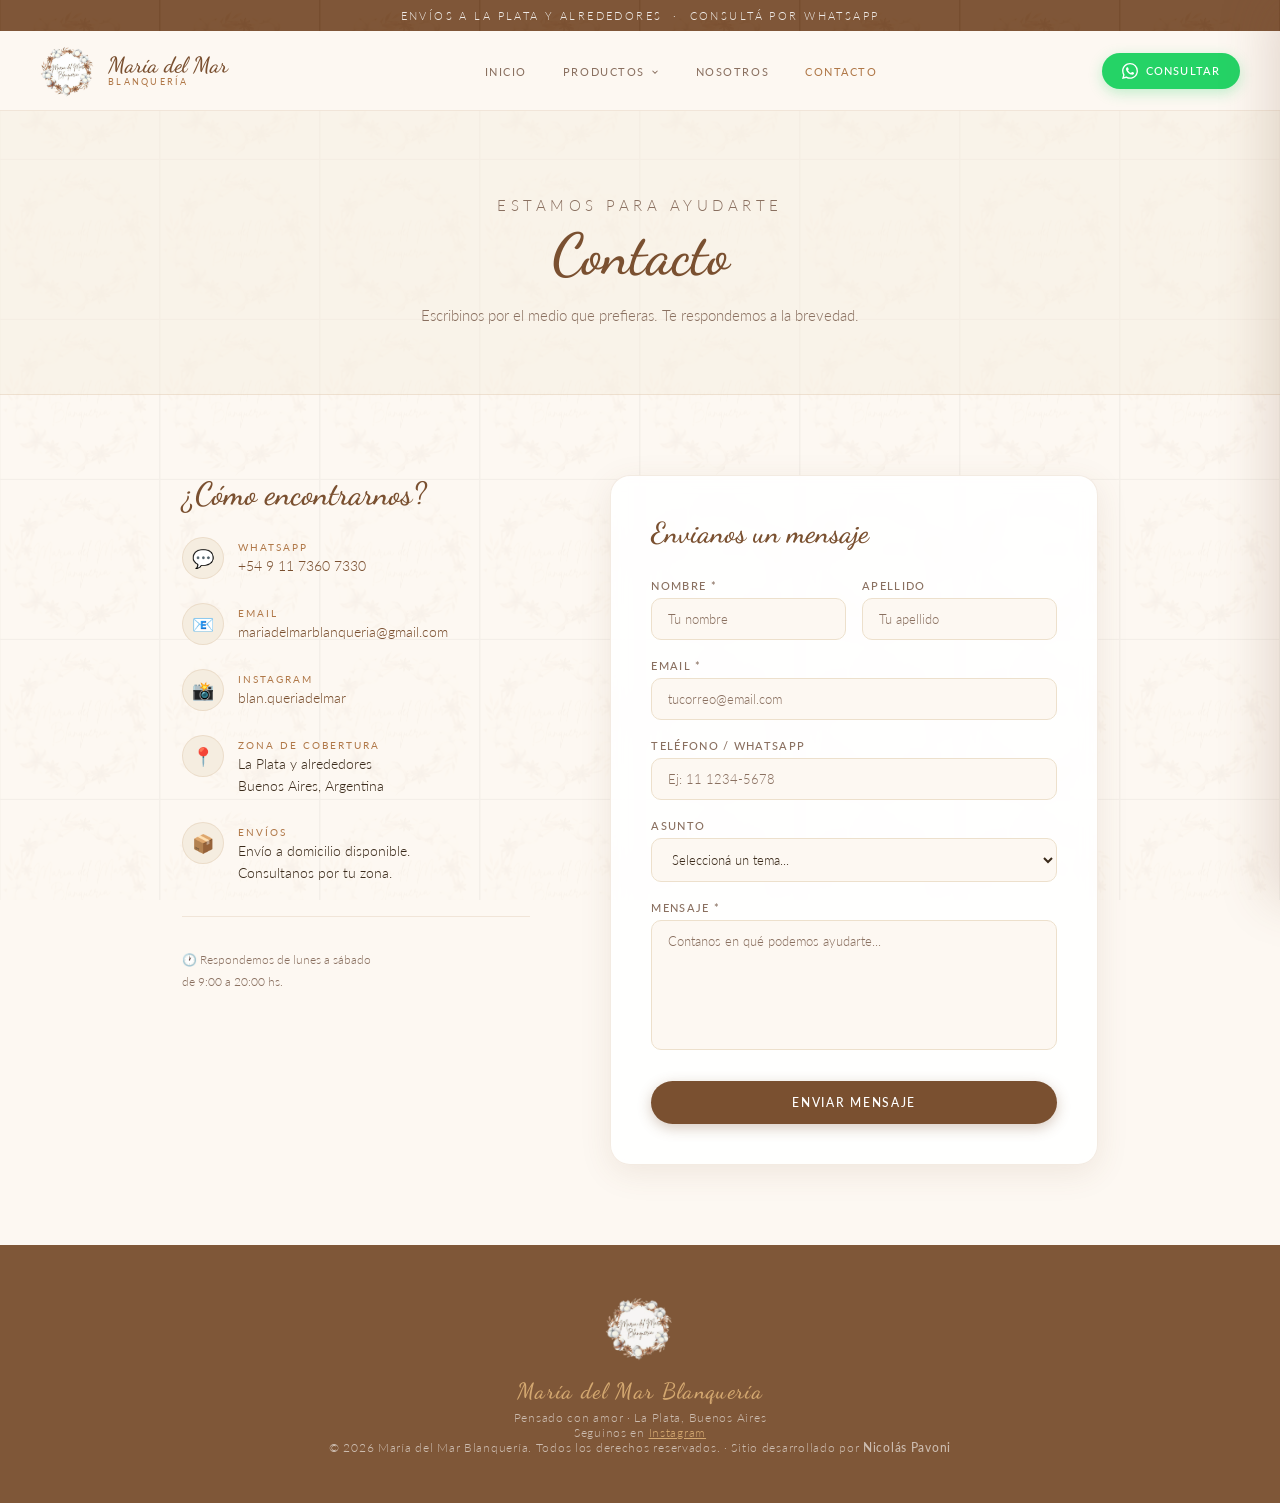
<file: contacto.html>
<!DOCTYPE html>
<html lang="es">
<head>
  <meta charset="UTF-8">
  <meta name="viewport" content="width=device-width, initial-scale=1.0">
  <title>Contacto — María del Mar Blanquería</title>
  <link rel="icon" href="assets/logo.png">
  <link href="https://fonts.googleapis.com/css2?family=Cormorant+Garamond:ital,wght@0,300;0,400;0,500;1,400&family=Dancing+Script:wght@500;600&family=Lato:wght@300;400;500&display=swap" rel="stylesheet">
  <link rel="stylesheet" href="css/styles.css">
  <style>
    /* ---- Contacto page styles ---- */
    .contacto-hero {
      background: rgba(245, 237, 224, 0.5);
      padding: 5rem 2rem 4rem;
      text-align: center;
      border-bottom: 1px solid var(--border);
    }

    .contacto-hero-eyebrow {
      font-size: 10px;
      letter-spacing: 0.3em;
      text-transform: uppercase;
      color: var(--terra);
      margin-bottom: 0.6rem;
    }

    .contacto-hero h1 {
      font-family: 'Dancing Script', cursive;
      font-size: clamp(2.4rem, 5vw, 3.6rem);
      font-weight: 600;
      color: var(--terra-dk);
      margin-bottom: 0.8rem;
    }

    .contacto-hero p {
      font-size: 15px;
      font-weight: 300;
      color: var(--text-soft);
      max-width: 480px;
      margin: 0 auto;
      line-height: 1.9;
    }

    /* ---- Layout ---- */
    .contacto-section {
      max-width: 980px;
      margin: 0 auto;
      padding: 5rem 2rem;
      display: grid;
      grid-template-columns: 1fr 1.4fr;
      gap: 5rem;
      align-items: start;
    }

    /* ---- Info lateral ---- */
    .contacto-info h2 {
      font-family: 'Dancing Script', cursive;
      font-size: 2rem;
      font-weight: 600;
      color: var(--terra-dk);
      margin-bottom: 1.5rem;
    }

    .contacto-info-item {
      display: flex;
      align-items: flex-start;
      gap: 14px;
      margin-bottom: 1.5rem;
    }

    .contacto-info-icon {
      width: 42px;
      height: 42px;
      border-radius: 50%;
      background: var(--cream2);
      border: 1px solid var(--border);
      display: flex;
      align-items: center;
      justify-content: center;
      font-size: 18px;
      flex-shrink: 0;
    }

    .contacto-info-text {
      padding-top: 4px;
    }

    .contacto-info-label {
      font-size: 10px;
      letter-spacing: 0.2em;
      text-transform: uppercase;
      color: var(--terra);
      margin-bottom: 2px;
    }

    .contacto-info-value {
      font-size: 14px;
      font-weight: 300;
      color: var(--text);
      line-height: 1.6;
    }

    .contacto-info-value a {
      color: var(--terra-dk);
      text-decoration: none;
    }

    .contacto-info-value a:hover {
      text-decoration: underline;
    }

    .contacto-divider {
      height: 1px;
      background: var(--border);
      margin: 2rem 0;
    }

    .contacto-horario {
      font-size: 12px;
      font-weight: 300;
      color: var(--text-soft);
      line-height: 1.8;
    }

    /* ---- Formulario ---- */
    .contacto-form-wrap {
      background: rgba(255,255,255,0.88);
      border: 1px solid var(--border);
      border-radius: 20px;
      padding: 2.5rem;
      backdrop-filter: blur(8px);
      box-shadow: 0 8px 32px var(--shadow);
    }

    .contacto-form-wrap h3 {
      font-family: 'Dancing Script', cursive;
      font-size: 1.8rem;
      font-weight: 600;
      color: var(--terra-dk);
      margin-bottom: 1.8rem;
    }

    .form-group {
      margin-bottom: 1.2rem;
    }

    .form-group label {
      display: block;
      font-size: 11px;
      font-weight: 500;
      letter-spacing: 0.12em;
      text-transform: uppercase;
      color: var(--text-soft);
      margin-bottom: 6px;
    }

    .form-group input,
    .form-group textarea,
    .form-group select {
      width: 100%;
      font-family: 'Lato', sans-serif;
      font-size: 13px;
      font-weight: 300;
      color: var(--text);
      background: var(--cream);
      border: 1.5px solid var(--cream3);
      border-radius: 10px;
      padding: 12px 16px;
      outline: none;
      transition: border-color 0.2s, box-shadow 0.2s;
      resize: none;
    }

    .form-group input::placeholder,
    .form-group textarea::placeholder {
      color: var(--text-soft);
      font-weight: 300;
    }

    .form-group input:focus,
    .form-group textarea:focus,
    .form-group select:focus {
      border-color: var(--terra-lt);
      box-shadow: 0 0 0 3px rgba(176, 120, 72, 0.1);
    }

    .form-group textarea {
      height: 130px;
    }

    .form-row {
      display: grid;
      grid-template-columns: 1fr 1fr;
      gap: 1rem;
    }

    .form-submit {
      width: 100%;
      font-family: 'Lato', sans-serif;
      font-size: 12px;
      font-weight: 500;
      letter-spacing: 0.14em;
      text-transform: uppercase;
      padding: 14px;
      border-radius: 50px;
      border: none;
      cursor: pointer;
      background: var(--terra-dk);
      color: #fff;
      transition: transform 0.2s, box-shadow 0.2s;
      box-shadow: 0 4px 14px rgba(122, 80, 48, 0.3);
      margin-top: 0.5rem;
    }

    .form-submit:hover {
      transform: translateY(-2px);
      box-shadow: 0 8px 22px rgba(122, 80, 48, 0.35);
    }

    .form-submit:disabled {
      opacity: 0.6;
      cursor: not-allowed;
      transform: none;
    }

    /* ---- Success state ---- */
    .form-success {
      display: none;
      text-align: center;
      padding: 2rem 1rem;
    }

    .form-success-icon {
      font-size: 52px;
      margin-bottom: 1rem;
      display: block;
    }

    .form-success h4 {
      font-family: 'Dancing Script', cursive;
      font-size: 1.8rem;
      font-weight: 600;
      color: var(--terra-dk);
      margin-bottom: 0.5rem;
    }

    .form-success p {
      font-size: 13px;
      font-weight: 300;
      color: var(--text-soft);
      line-height: 1.8;
    }

    /* ---- Responsive ---- */
    @media (max-width: 700px) {
      .contacto-section {
        grid-template-columns: 1fr;
        gap: 3rem;
        padding: 3rem 1rem;
      }
      .form-row { grid-template-columns: 1fr; }
    }
  </style>

  <!-- Google Analytics -->
  <script async src="https://www.googletagmanager.com/gtag/js?id=G-E49BHCSVK5"></script>
  <script>
    window.dataLayer = window.dataLayer || [];
    function gtag(){ dataLayer.push(arguments); }
    gtag('js', new Date());
    gtag('config', 'G-E49BHCSVK5');
  </script>
</head>
<body>

  <div class="ann">Envíos a La Plata y alrededores &nbsp;·&nbsp; Consultá por WhatsApp</div>

  <header id="hdr">
    <a class="logo-area" href="index.html">
      <img src="assets/logo-transparent.png" alt="Logo María del Mar">
      <div>
        <div class="logo-name">María del Mar</div>
        <div class="logo-sub">Blanquería</div>
      </div>
    </a>
    <nav>
      <a href="index.html">Inicio</a>
      <div class="nav-dropdown">
        <a href="index.html#productos" class="nav-dropdown-trigger">
          Productos
          <svg width="10" height="10" viewBox="0 0 24 24" fill="none" stroke="currentColor" stroke-width="2.5"><polyline points="6 9 12 15 18 9"/></svg>
        </a>
        <div class="nav-dropdown-menu">
          <a href="ropa-de-cama.html" class="nav-dropdown-item">
            <span class="nav-dropdown-icon">🛏️</span> Dormitorio
          </a>
          <a href="bano.html" class="nav-dropdown-item">
            <span class="nav-dropdown-icon">🛁</span> Baño
          </a>
          <a href="linea-infantil.html" class="nav-dropdown-item">
            <span class="nav-dropdown-icon">🧸</span> Línea Infantil
          </a>
          <a href="cocina.html" class="nav-dropdown-item">
            <span class="nav-dropdown-icon">🍽️</span> Cocina
          </a>
          <a href="deco.html" class="nav-dropdown-item">
            <span class="nav-dropdown-icon">🎁</span> Deco
          </a>
        </div>
      </div>
      <a href="nosotros.html">Nosotros</a>
      <a href="contacto.html" style="color: var(--terra);">Contacto</a>
    </nav>
    <a href="https://wa.me/91173607330" class="btn-wa" target="_blank">
      <svg width="16" height="16" viewBox="0 0 24 24" fill="currentColor"><path d="M17.472 14.382c-.297-.149-1.758-.867-2.03-.967-.273-.099-.471-.148-.67.15-.197.297-.767.966-.94 1.164-.173.199-.347.223-.644.075-.297-.15-1.255-.463-2.39-1.475-.883-.788-1.48-1.761-1.653-2.059-.173-.297-.018-.458.13-.606.134-.133.298-.347.446-.52.149-.174.198-.298.298-.497.099-.198.05-.371-.025-.52-.075-.149-.669-1.612-.916-2.207-.242-.579-.487-.5-.669-.51-.173-.008-.371-.01-.57-.01-.198 0-.52.074-.792.372-.272.297-1.04 1.016-1.04 2.479 0 1.462 1.065 2.875 1.213 3.074.149.198 2.096 3.2 5.077 4.487.709.306 1.262.489 1.694.625.712.227 1.36.195 1.871.118.571-.085 1.758-.719 2.006-1.413.248-.694.248-1.289.173-1.413-.074-.124-.272-.198-.57-.347m-5.421 7.403h-.004a9.87 9.87 0 01-5.031-1.378l-.361-.214-3.741.982.998-3.648-.235-.374a9.86 9.86 0 01-1.51-5.26c.001-5.45 4.436-9.884 9.888-9.884 2.64 0 5.122 1.03 6.988 2.898a9.825 9.825 0 012.893 6.994c-.003 5.45-4.437 9.884-9.885 9.884m8.413-18.297A11.815 11.815 0 0012.05 0C5.495 0 .16 5.335.157 11.892c0 2.096.547 4.142 1.588 5.945L.057 24l6.305-1.654a11.882 11.882 0 005.683 1.448h.005c6.554 0 11.89-5.335 11.893-11.893a11.821 11.821 0 00-3.48-8.413z"/></svg>
      Consultar
    </a>
    <button class="hamburger" id="hamburgerBtn" onclick="openMobileMenu()" aria-label="Menú">
      <span></span><span></span><span></span>
    </button>
  </header>

  <main>

    <!-- HERO -->
    <section class="contacto-hero">
      <p class="contacto-hero-eyebrow">Estamos para ayudarte</p>
      <h1>Contacto</h1>
      <p>Escribinos por el medio que prefieras. Te respondemos a la brevedad.</p>
    </section>

    <!-- CONTENIDO -->
    <section class="contacto-section">

      <!-- INFO -->
      <div class="contacto-info">
        <h2>¿Cómo encontrarnos?</h2>

        <div class="contacto-info-item">
          <div class="contacto-info-icon">💬</div>
          <div class="contacto-info-text">
            <div class="contacto-info-label">WhatsApp</div>
            <div class="contacto-info-value">
              <a href="https://wa.me/91173607330" target="_blank">+54 9 11 7360 7330</a>
            </div>
          </div>
        </div>

        <div class="contacto-info-item">
          <div class="contacto-info-icon">📧</div>
          <div class="contacto-info-text">
            <div class="contacto-info-label">Email</div>
            <div class="contacto-info-value">
              <a href="mailto:mariadelmarblanqueria@gmail.com">mariadelmarblanqueria@gmail.com</a>
            </div>
          </div>
        </div>

        <div class="contacto-info-item">
          <div class="contacto-info-icon">📸</div>
          <div class="contacto-info-text">
            <div class="contacto-info-label">Instagram</div>
            <div class="contacto-info-value">
              <a href="https://www.instagram.com/blan.queriadelmar/" target="_blank">blan.queriadelmar</a>
            </div>
          </div>
        </div>

        <div class="contacto-info-item">
          <div class="contacto-info-icon">📍</div>
          <div class="contacto-info-text">
            <div class="contacto-info-label">Zona de cobertura</div>
            <div class="contacto-info-value">La Plata y alrededores<br>Buenos Aires, Argentina</div>
          </div>
        </div>

        <div class="contacto-info-item">
          <div class="contacto-info-icon">📦</div>
          <div class="contacto-info-text">
            <div class="contacto-info-label">Envíos</div>
            <div class="contacto-info-value">Envío a domicilio disponible.<br>Consultanos por tu zona.</div>
          </div>
        </div>

        <div class="contacto-divider"></div>

        <p class="contacto-horario">
          🕐 Respondemos de lunes a sábado<br>
          de 9:00 a 20:00 hs.
        </p>
      </div>

      <!-- FORMULARIO -->
      <div class="contacto-form-wrap">
        <h3>Envianos un mensaje</h3>

        <div class="form-success" id="formSuccess">
          <span class="form-success-icon">🌿</span>
          <h4>¡Mensaje enviado!</h4>
          <p>Gracias por escribirnos. Te respondemos a la brevedad por email o WhatsApp.</p>
        </div>

        <form id="contactForm" action="https://formspree.io/f/xzdwadbw" method="POST">

          <div class="form-row">
            <div class="form-group">
              <label for="nombre">Nombre *</label>
              <input type="text" id="nombre" name="nombre" placeholder="Tu nombre" required>
            </div>
            <div class="form-group">
              <label for="apellido">Apellido</label>
              <input type="text" id="apellido" name="apellido" placeholder="Tu apellido">
            </div>
          </div>

          <div class="form-group">
            <label for="email">Email *</label>
            <input type="email" id="email" name="email" placeholder="tucorreo@email.com" required>
          </div>

          <div class="form-group">
            <label for="telefono">Teléfono / WhatsApp</label>
            <input type="tel" id="telefono" name="telefono" placeholder="Ej: 11 1234-5678">
          </div>

          <div class="form-group">
            <label for="asunto">Asunto</label>
            <select id="asunto" name="asunto">
              <option value="">Seleccioná un tema...</option>
              <option value="consulta-producto">Consulta sobre un producto</option>
              <option value="pedido">Hacer un pedido</option>
              <option value="envio">Información sobre envíos</option>
              <option value="otro">Otro</option>
            </select>
          </div>

          <div class="form-group">
            <label for="mensaje">Mensaje *</label>
            <textarea id="mensaje" name="mensaje" placeholder="Contanos en qué podemos ayudarte..." required></textarea>
          </div>

          <!-- Campo honeypot anti-spam -->
          <input type="text" name="_gotcha" style="display:none">

          <button type="submit" class="form-submit" id="submitBtn">
            Enviar mensaje
          </button>

        </form>
      </div>

    </section>

  </main>

  <footer>
    <div class="ft-inner">
      <img class="ft-logo" src="assets/logo-transparent.png" alt="Logo María del Mar">
      <p class="ft-name">María del Mar Blanquería</p>
      <p>Pensado con amor · La Plata, Buenos Aires</p>
      <p>Seguinos en <a href="https://www.instagram.com/blan.queriadelmar/" target="_blank">Instagram</a></p>
      <p>© 2026 María del Mar Blanquería. Todos los derechos reservados. · Sitio desarrollado por <a href="https://www.linkedin.com/in/nicol%C3%A1s-alejandro-pavoni-970720176/" target="_blank" rel="noopener noreferrer" style="color:inherit;text-decoration:none;font-weight:500;">Nicolás Pavoni</a></p>
    </div>
  </footer>

  <script>
    // Header scroll
    window.addEventListener('scroll', () => {
      document.getElementById('hdr').classList.toggle('scrolled', window.scrollY > 20);
    });

    // Manejo del formulario con AJAX para no redirigir a Formspree
    const form = document.getElementById('contactForm');
    const btn  = document.getElementById('submitBtn');

    form.addEventListener('submit', async (e) => {
      e.preventDefault();
      btn.disabled = true;
      btn.textContent = 'Enviando...';

      try {
        const res = await fetch(form.action, {
          method: 'POST',
          body: new FormData(form),
          headers: { 'Accept': 'application/json' }
        });

        if (res.ok) {
          form.style.display = 'none';
          document.getElementById('formSuccess').style.display = 'block';
          // Analytics
          if (typeof gtag !== 'undefined') {
            gtag('event', 'form_submit_contacto', { form: 'contacto' });
          }
        } else {
          btn.disabled = false;
          btn.textContent = 'Enviar mensaje';
          alert('Hubo un error al enviar el mensaje. Por favor intentá de nuevo o escribinos por WhatsApp.');
        }
      } catch {
        btn.disabled = false;
        btn.textContent = 'Enviar mensaje';
        alert('Hubo un error al enviar el mensaje. Por favor intentá de nuevo o escribinos por WhatsApp.');
      }
    });
  </script>


  <!-- OVERLAY MOBILE MENU -->
  <div class="mobile-menu-overlay" id="mobileOverlay" onclick="closeMobileMenu()"></div>

  <!-- MOBILE MENU PANEL -->
  <div class="mobile-menu" id="mobileMenu">

    <!-- Header del panel -->
    <div class="mobile-menu-header">
      <div class="mobile-menu-brand">
        <img src="assets/logo-transparent.png" alt="Logo" class="mobile-menu-logo-img">
        <div>
          <div class="mobile-menu-logo">María del Mar</div>
          <div class="mobile-menu-logo-sub">Blanquería</div>
        </div>
      </div>
      <button class="mobile-menu-close" onclick="closeMobileMenu()">&#10005;</button>
    </div>

    <!-- Links -->
    <div class="mobile-nav">
      <a href="index.html" class="mobile-nav-link">
        <span class="mobile-nav-icon">🏠</span> Inicio
      </a>

      <button class="mobile-menu-toggle" id="productosToggle" onclick="toggleProductos()">
        <span class="mobile-nav-icon">🛍️</span> Productos
        <svg id="productosArrow" width="12" height="12" viewBox="0 0 24 24" fill="none" stroke="currentColor" stroke-width="2.5" style="margin-left:auto;transition:transform 0.25s;"><polyline points="6 9 12 15 18 9"/></svg>
      </button>
      <div class="mobile-menu-productos" id="productosSubmenu">
        <a href="ropa-de-cama.html">🛏️ &nbsp;Ropa de cama</a>
        <a href="bano.html">🛁 &nbsp;Baño</a>
        <a href="cocina.html">🍽️ &nbsp;Cocina</a>
        <a href="linea-infantil.html">🧸 &nbsp;Línea Infantil</a>
      </div>

      <a href="nosotros.html" class="mobile-nav-link">
        <span class="mobile-nav-icon">🌿</span> Nosotros
      </a>
      <a href="contacto.html" class="mobile-nav-link">
        <span class="mobile-nav-icon">✉️</span> Contacto
      </a>
    </div>

    <!-- Footer del panel -->
    <div class="mobile-menu-footer">
      <p class="mobile-menu-footer-text">La Plata y alrededores · 2024</p>
      <a href="https://wa.me/91173607330" target="_blank" class="mobile-wa-btn">
        <svg width="18" height="18" viewBox="0 0 24 24" fill="currentColor"><path d="M17.472 14.382c-.297-.149-1.758-.867-2.03-.967-.273-.099-.471-.148-.67.15-.197.297-.767.966-.94 1.164-.173.199-.347.223-.644.075-.297-.15-1.255-.463-2.39-1.475-.883-.788-1.48-1.761-1.653-2.059-.173-.297-.018-.458.13-.606.134-.133.298-.347.446-.52.149-.174.198-.298.298-.497.099-.198.05-.371-.025-.52-.075-.149-.669-1.612-.916-2.207-.242-.579-.487-.5-.669-.51-.173-.008-.371-.01-.57-.01-.198 0-.52.074-.792.372-.272.297-1.04 1.016-1.04 2.479 0 1.462 1.065 2.875 1.213 3.074.149.198 2.096 3.2 5.077 4.487.709.306 1.262.489 1.694.625.712.227 1.36.195 1.871.118.571-.085 1.758-.719 2.006-1.413.248-.694.248-1.289.173-1.413-.074-.124-.272-.198-.57-.347m-5.421 7.403h-.004a9.87 9.87 0 01-5.031-1.378l-.361-.214-3.741.982.998-3.648-.235-.374a9.86 9.86 0 01-1.51-5.26c.001-5.45 4.436-9.884 9.888-9.884 2.64 0 5.122 1.03 6.988 2.898a9.825 9.825 0 012.893 6.994c-.003 5.45-4.437 9.884-9.885 9.884m8.413-18.297A11.815 11.815 0 0012.05 0C5.495 0 .16 5.335.157 11.892c0 2.096.547 4.142 1.588 5.945L.057 24l6.305-1.654a11.882 11.882 0 005.683 1.448h.005c6.554 0 11.89-5.335 11.893-11.893a11.821 11.821 0 00-3.48-8.413z"/></svg>
        Consultar por WhatsApp
      </a>
    </div>

  </div>

  <script>
    function openMobileMenu() {
      document.getElementById('mobileMenu').classList.add('open');
      document.getElementById('mobileOverlay').classList.add('open');
      document.getElementById('hamburgerBtn').classList.add('open');
      document.body.style.overflow = 'hidden';
    }
    function closeMobileMenu() {
      document.getElementById('mobileMenu').classList.remove('open');
      document.getElementById('mobileOverlay').classList.remove('open');
      document.getElementById('hamburgerBtn').classList.remove('open');
      document.body.style.overflow = '';
    }
    function toggleProductos() {
      const sub   = document.getElementById('productosSubmenu');
      const arrow = document.getElementById('productosArrow');
      const open  = sub.classList.toggle('open');
      arrow.style.transform = open ? 'rotate(180deg)' : 'rotate(0deg)';
    }
    document.addEventListener('keydown', e => { if (e.key === 'Escape') closeMobileMenu(); });
  </script>
</body>
</file>
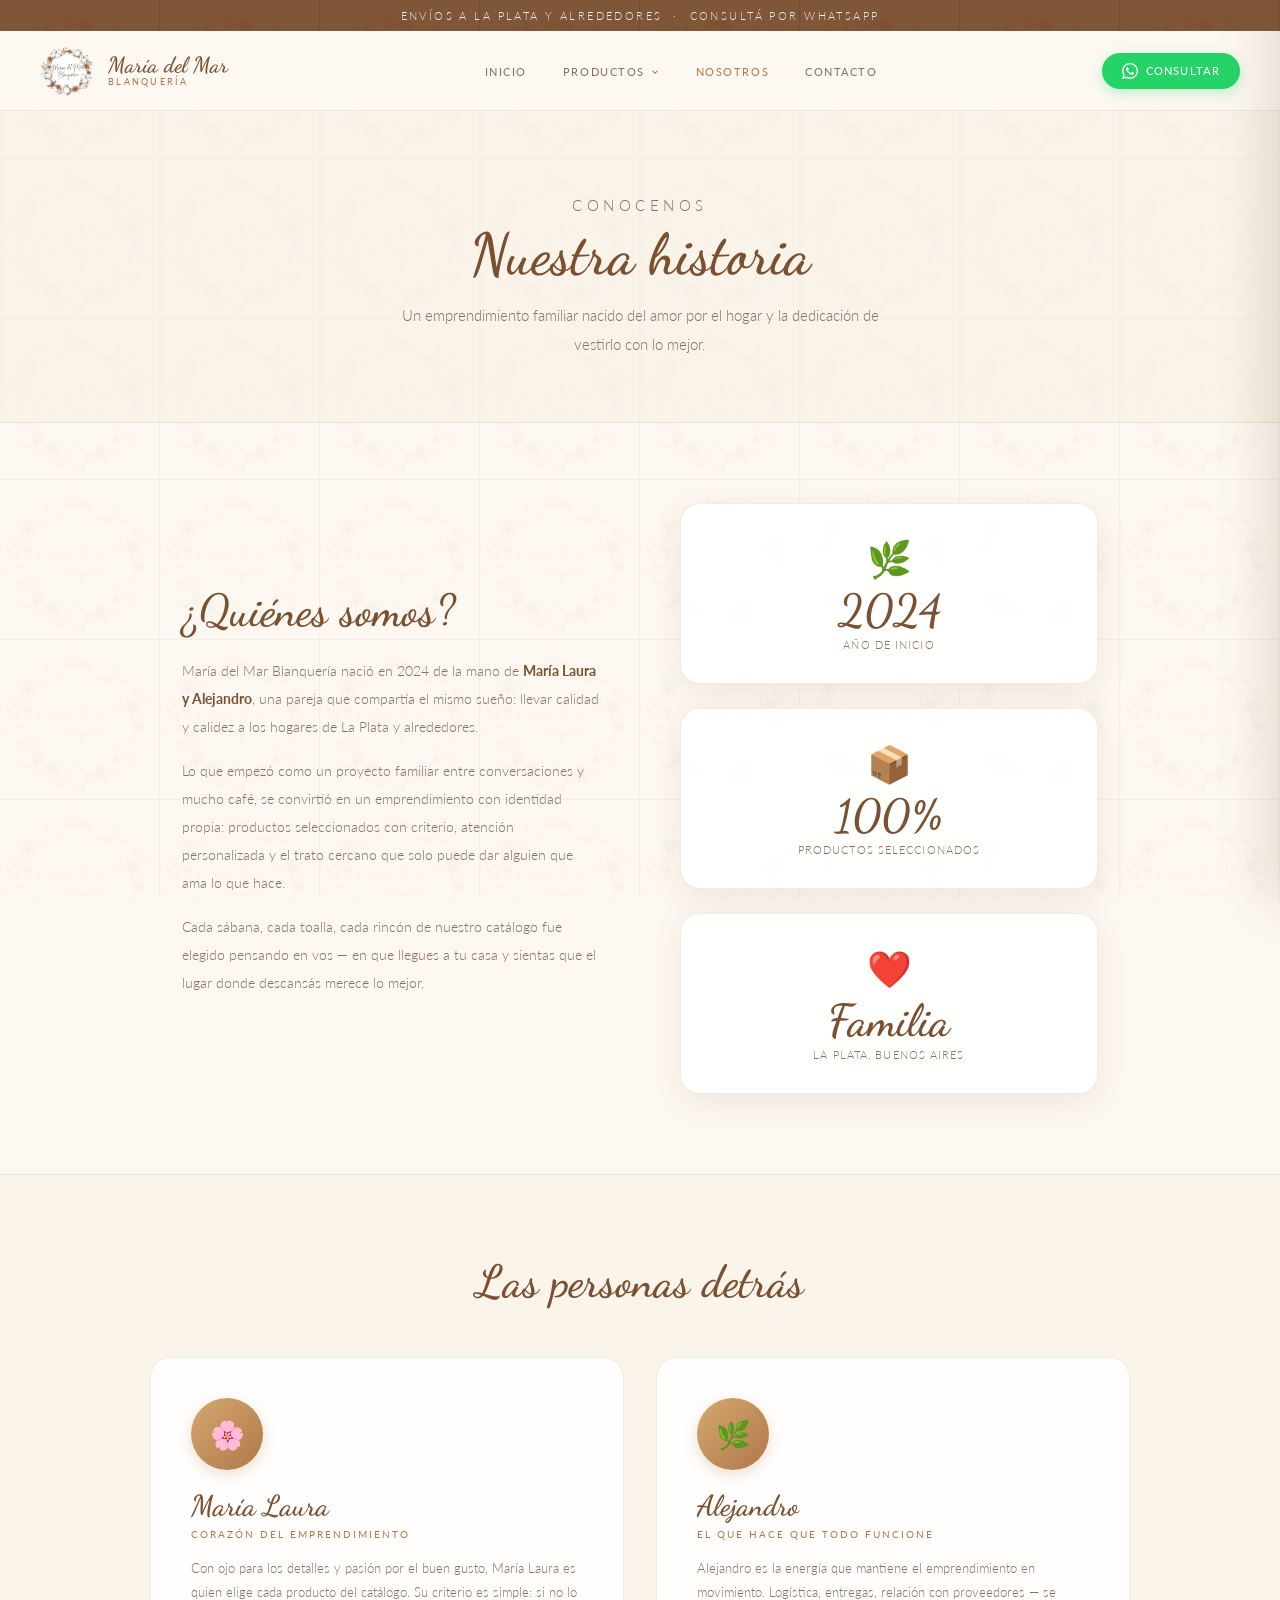
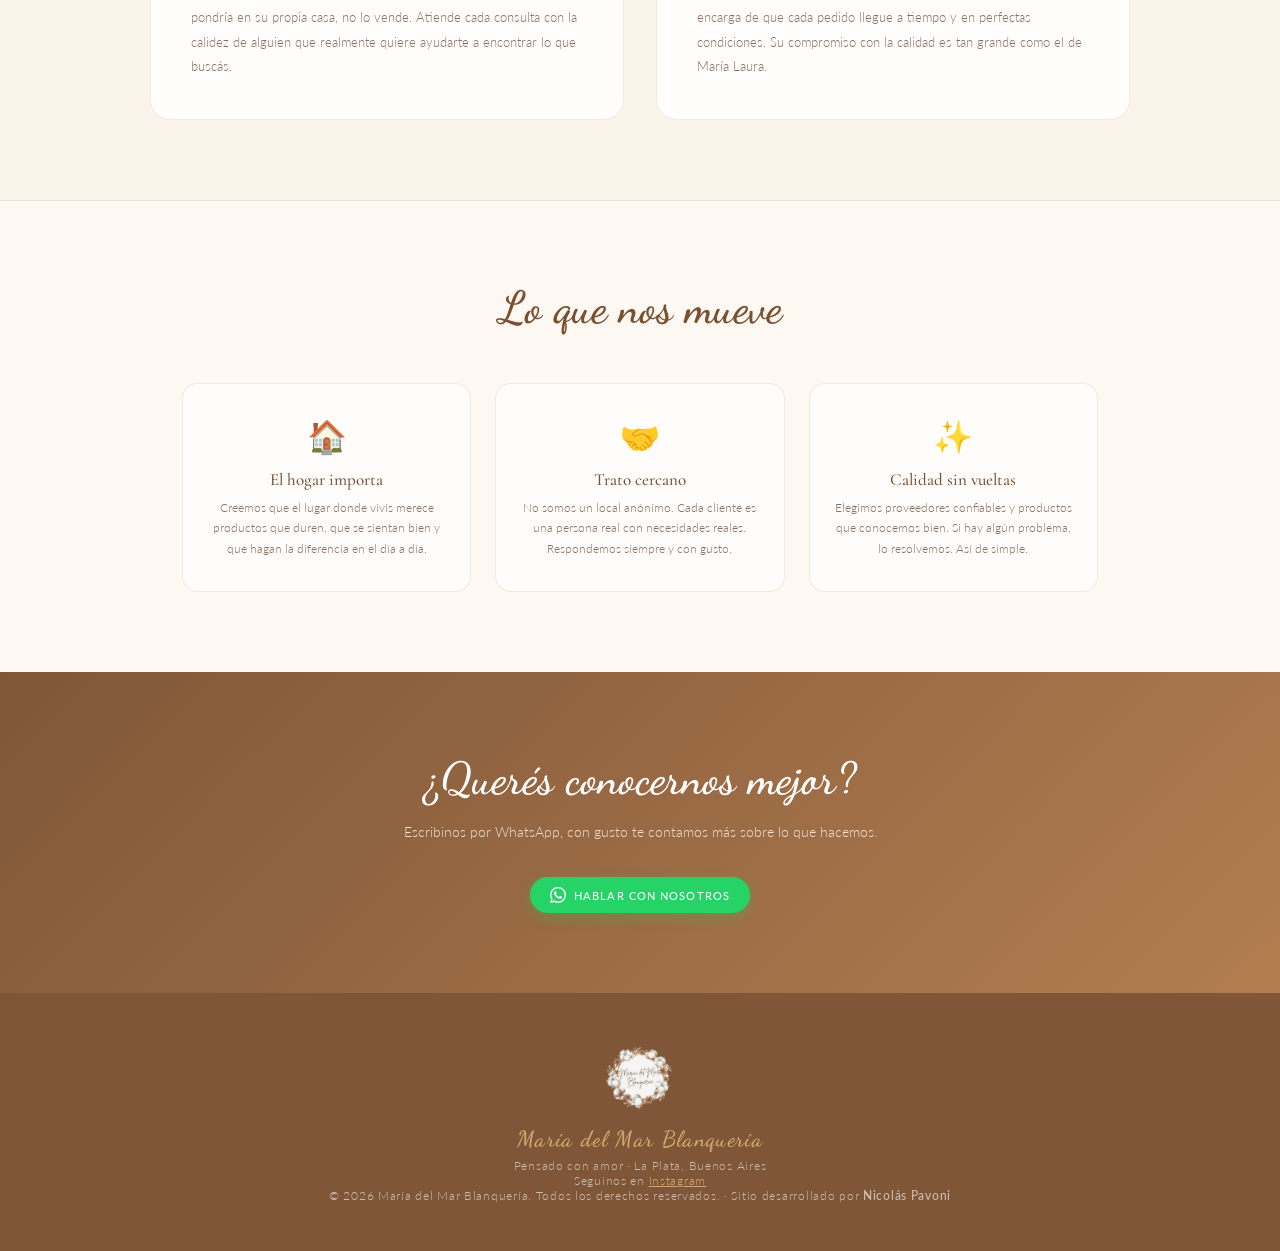
<file: nosotros.html>
<!DOCTYPE html>
<html lang="es">
<head>
  <meta charset="UTF-8">
  <meta name="viewport" content="width=device-width, initial-scale=1.0">
  <title>Nosotros — María del Mar Blanquería</title>
  <link rel="icon" href="assets/logo.png">
  <link href="https://fonts.googleapis.com/css2?family=Cormorant+Garamond:ital,wght@0,300;0,400;0,500;1,400&family=Dancing+Script:wght@500;600&family=Lato:wght@300;400;500&display=swap" rel="stylesheet">
  <link rel="stylesheet" href="css/styles.css">
  <style>
    /* ---- Nosotros page styles ---- */
    .nos-hero {
      background: rgba(245, 237, 224, 0.5);
      padding: 5rem 2rem 4rem;
      text-align: center;
      border-bottom: 1px solid var(--border);
    }

    .nos-hero-eyebrow {
      font-size: 10px;
      letter-spacing: 0.3em;
      text-transform: uppercase;
      color: var(--terra);
      margin-bottom: 0.6rem;
    }

    .nos-hero h1 {
      font-family: 'Dancing Script', cursive;
      font-size: clamp(2.4rem, 5vw, 3.6rem);
      font-weight: 600;
      color: var(--terra-dk);
      margin-bottom: 0.8rem;
    }

    .nos-hero p {
      font-size: 15px;
      font-weight: 300;
      color: var(--text-soft);
      max-width: 520px;
      margin: 0 auto;
      line-height: 1.9;
    }

    /* ---- Historia ---- */
    .nos-section {
      max-width: 980px;
      margin: 0 auto;
      padding: 5rem 2rem;
    }

    .nos-historia {
      display: grid;
      grid-template-columns: 1fr 1fr;
      gap: 5rem;
      align-items: center;
    }

    .nos-historia-text h2 {
      font-family: 'Dancing Script', cursive;
      font-size: clamp(2rem, 4vw, 2.8rem);
      font-weight: 600;
      color: var(--terra-dk);
      margin-bottom: 1.2rem;
    }

    .nos-historia-text p {
      font-size: 14px;
      font-weight: 300;
      color: var(--text-soft);
      line-height: 2;
      margin-bottom: 1rem;
    }

    .nos-historia-visual {
      position: relative;
      display: flex;
      flex-direction: column;
      align-items: center;
      gap: 1.5rem;
    }

    .nos-badge {
      background: rgba(255,255,255,0.9);
      border: 1px solid var(--border);
      border-radius: 20px;
      padding: 2rem 2.5rem;
      text-align: center;
      backdrop-filter: blur(8px);
      box-shadow: 0 8px 32px var(--shadow);
      width: 100%;
    }

    .nos-badge-icon { font-size: 36px; margin-bottom: 0.5rem; display: block; }
    .nos-badge-num {
      font-family: 'Dancing Script', cursive;
      font-size: 2.8rem;
      font-weight: 600;
      color: var(--terra-dk);
      line-height: 1;
    }
    .nos-badge-label {
      font-size: 11px;
      font-weight: 300;
      color: var(--text-soft);
      letter-spacing: 0.1em;
      text-transform: uppercase;
      margin-top: 4px;
    }

    /* ---- Personas ---- */
    .nos-personas {
      background: rgba(245, 237, 224, 0.4);
      padding: 5rem 2rem;
      border-top: 1px solid var(--border);
      border-bottom: 1px solid var(--border);
    }

    .nos-personas-inner {
      max-width: 980px;
      margin: 0 auto;
    }

    .nos-personas-inner h2 {
      font-family: 'Dancing Script', cursive;
      font-size: clamp(2rem, 4vw, 2.8rem);
      font-weight: 600;
      color: var(--terra-dk);
      text-align: center;
      margin-bottom: 3rem;
    }

    .nos-personas-grid {
      display: grid;
      grid-template-columns: 1fr 1fr;
      gap: 2rem;
    }

    .nos-persona-card {
      background: rgba(255,255,255,0.88);
      border: 1px solid var(--border);
      border-radius: 20px;
      padding: 2.5rem;
      backdrop-filter: blur(8px);
      transition: transform 0.3s, box-shadow 0.3s;
    }

    .nos-persona-card:hover {
      transform: translateY(-6px);
      box-shadow: 0 16px 40px var(--shadow);
    }

    .nos-persona-avatar {
      width: 72px;
      height: 72px;
      border-radius: 50%;
      background: linear-gradient(135deg, var(--terra-lt), var(--terra));
      display: flex;
      align-items: center;
      justify-content: center;
      font-size: 28px;
      margin-bottom: 1.2rem;
      box-shadow: 0 4px 14px rgba(176, 120, 72, 0.25);
    }

    .nos-persona-name {
      font-family: 'Dancing Script', cursive;
      font-size: 1.8rem;
      font-weight: 600;
      color: var(--terra-dk);
      margin-bottom: 0.3rem;
    }

    .nos-persona-role {
      font-size: 10px;
      letter-spacing: 0.2em;
      text-transform: uppercase;
      color: var(--terra);
      margin-bottom: 1rem;
    }

    .nos-persona-desc {
      font-size: 13px;
      font-weight: 300;
      color: var(--text-soft);
      line-height: 1.9;
    }

    /* ---- Valores ---- */
    .nos-valores {
      max-width: 980px;
      margin: 0 auto;
      padding: 5rem 2rem;
    }

    .nos-valores h2 {
      font-family: 'Dancing Script', cursive;
      font-size: clamp(2rem, 4vw, 2.8rem);
      font-weight: 600;
      color: var(--terra-dk);
      text-align: center;
      margin-bottom: 3rem;
    }

    .nos-valores-grid {
      display: grid;
      grid-template-columns: repeat(3, 1fr);
      gap: 1.5rem;
    }

    .nos-valor {
      text-align: center;
      padding: 2rem 1.5rem;
      border: 1px solid var(--border);
      border-radius: 16px;
      background: rgba(255,255,255,0.7);
      transition: transform 0.25s, box-shadow 0.25s;
    }

    .nos-valor:hover {
      transform: translateY(-4px);
      box-shadow: 0 10px 28px var(--shadow);
    }

    .nos-valor-icon { font-size: 32px; margin-bottom: 0.8rem; display: block; }

    .nos-valor h4 {
      font-family: 'Cormorant Garamond', serif;
      font-size: 17px;
      font-weight: 500;
      color: var(--terra-dk);
      margin-bottom: 0.5rem;
    }

    .nos-valor p {
      font-size: 12px;
      font-weight: 300;
      color: var(--text-soft);
      line-height: 1.7;
    }

    /* ---- CTA ---- */
    .nos-cta {
      background: linear-gradient(135deg, var(--terra-dk), var(--terra));
      padding: 5rem 2rem;
      text-align: center;
      position: relative;
      overflow: hidden;
    }

    .nos-cta::before {
      content: '';
      position: absolute;
      inset: 0;
      background-image: url('assets/logo.png');
      background-repeat: repeat;
      background-size: 100px 100px;
      opacity: 0.04;
      filter: brightness(10);
    }

    .nos-cta-inner { position: relative; z-index: 1; }

    .nos-cta h3 {
      font-family: 'Dancing Script', cursive;
      font-size: clamp(1.8rem, 4vw, 2.8rem);
      font-weight: 600;
      color: #fff;
      margin-bottom: 0.8rem;
    }

    .nos-cta p {
      font-size: 14px;
      font-weight: 300;
      color: rgba(255,255,255,0.8);
      margin-bottom: 2rem;
      line-height: 1.9;
    }

    /* ---- Responsive ---- */
    @media (max-width: 700px) {
      .nos-historia { grid-template-columns: 1fr; gap: 3rem; }
      .nos-personas-grid { grid-template-columns: 1fr; }
      .nos-valores-grid { grid-template-columns: 1fr; }
      .nos-section { padding: 3rem 1rem; }
    }
  </style>

  <!-- Google Analytics -->
  <script async src="https://www.googletagmanager.com/gtag/js?id=G-E49BHCSVK5"></script>
  <script>
    window.dataLayer = window.dataLayer || [];
    function gtag(){ dataLayer.push(arguments); }
    gtag('js', new Date());
    gtag('config', 'G-E49BHCSVK5');
  </script>
</head>
<body>

  <div class="ann">Envíos a La Plata y alrededores &nbsp;·&nbsp; Consultá por WhatsApp</div>

  <header id="hdr">
    <a class="logo-area" href="index.html">
      <img src="assets/logo-transparent.png" alt="Logo María del Mar">
      <div>
        <div class="logo-name">María del Mar</div>
        <div class="logo-sub">Blanquería</div>
      </div>
    </a>
    <nav>
      <a href="index.html">Inicio</a>
      <div class="nav-dropdown">
        <a href="index.html#productos" class="nav-dropdown-trigger">
          Productos
          <svg width="10" height="10" viewBox="0 0 24 24" fill="none" stroke="currentColor" stroke-width="2.5"><polyline points="6 9 12 15 18 9"/></svg>
        </a>
        <div class="nav-dropdown-menu">
          <a href="ropa-de-cama.html" class="nav-dropdown-item">
            <span class="nav-dropdown-icon">🛏️</span> Dormitorio
          </a>
          <a href="bano.html" class="nav-dropdown-item">
            <span class="nav-dropdown-icon">🛁</span> Baño
          </a>
          <a href="linea-infantil.html" class="nav-dropdown-item">
            <span class="nav-dropdown-icon">🧸</span> Línea Infantil
          </a>
          <a href="cocina.html" class="nav-dropdown-item">
            <span class="nav-dropdown-icon">🍽️</span> Cocina
          </a>
          <a href="deco.html" class="nav-dropdown-item">
            <span class="nav-dropdown-icon">🎁</span> Deco
          </a>
        </div>
      </div>
      <a href="nosotros.html" style="color: var(--terra);">Nosotros</a>
      <a href="contacto.html">Contacto</a>
    </nav>
    <a href="https://wa.me/91173607330" class="btn-wa" target="_blank">
      <svg width="16" height="16" viewBox="0 0 24 24" fill="currentColor"><path d="M17.472 14.382c-.297-.149-1.758-.867-2.03-.967-.273-.099-.471-.148-.67.15-.197.297-.767.966-.94 1.164-.173.199-.347.223-.644.075-.297-.15-1.255-.463-2.39-1.475-.883-.788-1.48-1.761-1.653-2.059-.173-.297-.018-.458.13-.606.134-.133.298-.347.446-.52.149-.174.198-.298.298-.497.099-.198.05-.371-.025-.52-.075-.149-.669-1.612-.916-2.207-.242-.579-.487-.5-.669-.51-.173-.008-.371-.01-.57-.01-.198 0-.52.074-.792.372-.272.297-1.04 1.016-1.04 2.479 0 1.462 1.065 2.875 1.213 3.074.149.198 2.096 3.2 5.077 4.487.709.306 1.262.489 1.694.625.712.227 1.36.195 1.871.118.571-.085 1.758-.719 2.006-1.413.248-.694.248-1.289.173-1.413-.074-.124-.272-.198-.57-.347m-5.421 7.403h-.004a9.87 9.87 0 01-5.031-1.378l-.361-.214-3.741.982.998-3.648-.235-.374a9.86 9.86 0 01-1.51-5.26c.001-5.45 4.436-9.884 9.888-9.884 2.64 0 5.122 1.03 6.988 2.898a9.825 9.825 0 012.893 6.994c-.003 5.45-4.437 9.884-9.885 9.884m8.413-18.297A11.815 11.815 0 0012.05 0C5.495 0 .16 5.335.157 11.892c0 2.096.547 4.142 1.588 5.945L.057 24l6.305-1.654a11.882 11.882 0 005.683 1.448h.005c6.554 0 11.89-5.335 11.893-11.893a11.821 11.821 0 00-3.48-8.413z"/></svg>
      Consultar
    </a>
    <button class="hamburger" id="hamburgerBtn" onclick="openMobileMenu()" aria-label="Menú">
      <span></span><span></span><span></span>
    </button>
  </header>

  <main>

    <!-- HERO -->
    <section class="nos-hero">
      <p class="nos-hero-eyebrow">Conocenos</p>
      <h1>Nuestra historia</h1>
      <p>Un emprendimiento familiar nacido del amor por el hogar y la dedicación de vestirlo con lo mejor.</p>
    </section>

    <!-- HISTORIA -->
    <section class="nos-section">
      <div class="nos-historia">
        <div class="nos-historia-text">
          <h2>¿Quiénes somos?</h2>
          <p>
            María del Mar Blanquería nació en 2024 de la mano de <strong style="color:var(--terra-dk)">María Laura y Alejandro</strong>, una pareja que compartía el mismo sueño: llevar calidad y calidez a los hogares de La Plata y alrededores.
          </p>
          <p>
            Lo que empezó como un proyecto familiar entre conversaciones y mucho café, se convirtió en un emprendimiento con identidad propia: productos seleccionados con criterio, atención personalizada y el trato cercano que solo puede dar alguien que ama lo que hace.
          </p>
          <p>
            Cada sábana, cada toalla, cada rincón de nuestro catálogo fue elegido pensando en vos — en que llegues a tu casa y sientas que el lugar donde descansás merece lo mejor.
          </p>
        </div>
        <div class="nos-historia-visual">
          <div class="nos-badge">
            <span class="nos-badge-icon">🌿</span>
            <div class="nos-badge-num">2024</div>
            <div class="nos-badge-label">Año de inicio</div>
          </div>
          <div class="nos-badge">
            <span class="nos-badge-icon">📦</span>
            <div class="nos-badge-num">100%</div>
            <div class="nos-badge-label">Productos seleccionados</div>
          </div>
          <div class="nos-badge">
            <span class="nos-badge-icon">❤️</span>
            <div class="nos-badge-num">Familia</div>
            <div class="nos-badge-label">La Plata, Buenos Aires</div>
          </div>
        </div>
      </div>
    </section>

    <!-- PERSONAS -->
    <div class="nos-personas">
      <div class="nos-personas-inner">
        <h2>Las personas detrás</h2>
        <div class="nos-personas-grid">
          <div class="nos-persona-card">
            <div class="nos-persona-avatar">🌸</div>
            <div class="nos-persona-name">María Laura</div>
            <div class="nos-persona-role">Corazón del emprendimiento</div>
            <p class="nos-persona-desc">
              Con ojo para los detalles y pasión por el buen gusto, María Laura es quien elige cada producto del catálogo. Su criterio es simple: si no lo pondría en su propia casa, no lo vende. Atiende cada consulta con la calidez de alguien que realmente quiere ayudarte a encontrar lo que buscás.
            </p>
          </div>
          <div class="nos-persona-card">
            <div class="nos-persona-avatar">🌿</div>
            <div class="nos-persona-name">Alejandro</div>
            <div class="nos-persona-role">El que hace que todo funcione</div>
            <p class="nos-persona-desc">
              Alejandro es la energía que mantiene el emprendimiento en movimiento. Logística, entregas, relación con proveedores — se encarga de que cada pedido llegue a tiempo y en perfectas condiciones. Su compromiso con la calidad es tan grande como el de María Laura.
            </p>
          </div>
        </div>
      </div>
    </div>

    <!-- VALORES -->
    <section class="nos-valores">
      <h2>Lo que nos mueve</h2>
      <div class="nos-valores-grid">
        <div class="nos-valor">
          <span class="nos-valor-icon">🏠</span>
          <h4>El hogar importa</h4>
          <p>Creemos que el lugar donde vivís merece productos que duren, que se sientan bien y que hagan la diferencia en el día a día.</p>
        </div>
        <div class="nos-valor">
          <span class="nos-valor-icon">🤝</span>
          <h4>Trato cercano</h4>
          <p>No somos un local anónimo. Cada cliente es una persona real con necesidades reales. Respondemos siempre y con gusto.</p>
        </div>
        <div class="nos-valor">
          <span class="nos-valor-icon">✨</span>
          <h4>Calidad sin vueltas</h4>
          <p>Elegimos proveedores confiables y productos que conocemos bien. Si hay algún problema, lo resolvemos. Así de simple.</p>
        </div>
      </div>
    </section>

    <!-- CTA -->
    <div class="nos-cta">
      <div class="nos-cta-inner">
        <h3>¿Querés conocernos mejor?</h3>
        <p>Escribinos por WhatsApp, con gusto te contamos más sobre lo que hacemos.</p>
        <a href="https://wa.me/91173607330" class="btn-wa" target="_blank">
          <svg width="16" height="16" viewBox="0 0 24 24" fill="currentColor"><path d="M17.472 14.382c-.297-.149-1.758-.867-2.03-.967-.273-.099-.471-.148-.67.15-.197.297-.767.966-.94 1.164-.173.199-.347.223-.644.075-.297-.15-1.255-.463-2.39-1.475-.883-.788-1.48-1.761-1.653-2.059-.173-.297-.018-.458.13-.606.134-.133.298-.347.446-.52.149-.174.198-.298.298-.497.099-.198.05-.371-.025-.52-.075-.149-.669-1.612-.916-2.207-.242-.579-.487-.5-.669-.51-.173-.008-.371-.01-.57-.01-.198 0-.52.074-.792.372-.272.297-1.04 1.016-1.04 2.479 0 1.462 1.065 2.875 1.213 3.074.149.198 2.096 3.2 5.077 4.487.709.306 1.262.489 1.694.625.712.227 1.36.195 1.871.118.571-.085 1.758-.719 2.006-1.413.248-.694.248-1.289.173-1.413-.074-.124-.272-.198-.57-.347m-5.421 7.403h-.004a9.87 9.87 0 01-5.031-1.378l-.361-.214-3.741.982.998-3.648-.235-.374a9.86 9.86 0 01-1.51-5.26c.001-5.45 4.436-9.884 9.888-9.884 2.64 0 5.122 1.03 6.988 2.898a9.825 9.825 0 012.893 6.994c-.003 5.45-4.437 9.884-9.885 9.884m8.413-18.297A11.815 11.815 0 0012.05 0C5.495 0 .16 5.335.157 11.892c0 2.096.547 4.142 1.588 5.945L.057 24l6.305-1.654a11.882 11.882 0 005.683 1.448h.005c6.554 0 11.89-5.335 11.893-11.893a11.821 11.821 0 00-3.48-8.413z"/></svg>
          Hablar con nosotros
        </a>
      </div>
    </div>

  </main>

  <footer>
    <div class="ft-inner">
      <img class="ft-logo" src="assets/logo-transparent.png" alt="Logo María del Mar">
      <p class="ft-name">María del Mar Blanquería</p>
      <p>Pensado con amor · La Plata, Buenos Aires</p>
      <p>Seguinos en <a href="https://www.instagram.com/blan.queriadelmar/" target="_blank">Instagram</a></p>
      <p>© 2026 María del Mar Blanquería. Todos los derechos reservados. · Sitio desarrollado por <a href="https://www.linkedin.com/in/nicol%C3%A1s-alejandro-pavoni-970720176/" target="_blank" rel="noopener noreferrer" style="color:inherit;text-decoration:none;font-weight:500;">Nicolás Pavoni</a></p>
    </div>
  </footer>

  <script>
    window.addEventListener('scroll', () => {
      document.getElementById('hdr').classList.toggle('scrolled', window.scrollY > 20);
    });
  </script>


  <!-- OVERLAY MOBILE MENU -->
  <div class="mobile-menu-overlay" id="mobileOverlay" onclick="closeMobileMenu()"></div>

  <!-- MOBILE MENU PANEL -->
  <div class="mobile-menu" id="mobileMenu">

    <!-- Header del panel -->
    <div class="mobile-menu-header">
      <div class="mobile-menu-brand">
        <img src="assets/logo-transparent.png" alt="Logo" class="mobile-menu-logo-img">
        <div>
          <div class="mobile-menu-logo">María del Mar</div>
          <div class="mobile-menu-logo-sub">Blanquería</div>
        </div>
      </div>
      <button class="mobile-menu-close" onclick="closeMobileMenu()">&#10005;</button>
    </div>

    <!-- Links -->
    <div class="mobile-nav">
      <a href="index.html" class="mobile-nav-link">
        <span class="mobile-nav-icon">🏠</span> Inicio
      </a>

      <button class="mobile-menu-toggle" id="productosToggle" onclick="toggleProductos()">
        <span class="mobile-nav-icon">🛍️</span> Productos
        <svg id="productosArrow" width="12" height="12" viewBox="0 0 24 24" fill="none" stroke="currentColor" stroke-width="2.5" style="margin-left:auto;transition:transform 0.25s;"><polyline points="6 9 12 15 18 9"/></svg>
      </button>
      <div class="mobile-menu-productos" id="productosSubmenu">
        <a href="ropa-de-cama.html">🛏️ &nbsp;Ropa de cama</a>
        <a href="bano.html">🛁 &nbsp;Baño</a>
        <a href="cocina.html">🍽️ &nbsp;Cocina</a>
        <a href="linea-infantil.html">🧸 &nbsp;Línea Infantil</a>
      </div>

      <a href="nosotros.html" class="mobile-nav-link">
        <span class="mobile-nav-icon">🌿</span> Nosotros
      </a>
      <a href="contacto.html" class="mobile-nav-link">
        <span class="mobile-nav-icon">✉️</span> Contacto
      </a>
    </div>

    <!-- Footer del panel -->
    <div class="mobile-menu-footer">
      <p class="mobile-menu-footer-text">La Plata y alrededores · 2024</p>
      <a href="https://wa.me/91173607330" target="_blank" class="mobile-wa-btn">
        <svg width="18" height="18" viewBox="0 0 24 24" fill="currentColor"><path d="M17.472 14.382c-.297-.149-1.758-.867-2.03-.967-.273-.099-.471-.148-.67.15-.197.297-.767.966-.94 1.164-.173.199-.347.223-.644.075-.297-.15-1.255-.463-2.39-1.475-.883-.788-1.48-1.761-1.653-2.059-.173-.297-.018-.458.13-.606.134-.133.298-.347.446-.52.149-.174.198-.298.298-.497.099-.198.05-.371-.025-.52-.075-.149-.669-1.612-.916-2.207-.242-.579-.487-.5-.669-.51-.173-.008-.371-.01-.57-.01-.198 0-.52.074-.792.372-.272.297-1.04 1.016-1.04 2.479 0 1.462 1.065 2.875 1.213 3.074.149.198 2.096 3.2 5.077 4.487.709.306 1.262.489 1.694.625.712.227 1.36.195 1.871.118.571-.085 1.758-.719 2.006-1.413.248-.694.248-1.289.173-1.413-.074-.124-.272-.198-.57-.347m-5.421 7.403h-.004a9.87 9.87 0 01-5.031-1.378l-.361-.214-3.741.982.998-3.648-.235-.374a9.86 9.86 0 01-1.51-5.26c.001-5.45 4.436-9.884 9.888-9.884 2.64 0 5.122 1.03 6.988 2.898a9.825 9.825 0 012.893 6.994c-.003 5.45-4.437 9.884-9.885 9.884m8.413-18.297A11.815 11.815 0 0012.05 0C5.495 0 .16 5.335.157 11.892c0 2.096.547 4.142 1.588 5.945L.057 24l6.305-1.654a11.882 11.882 0 005.683 1.448h.005c6.554 0 11.89-5.335 11.893-11.893a11.821 11.821 0 00-3.48-8.413z"/></svg>
        Consultar por WhatsApp
      </a>
    </div>

  </div>

  <script>
    function openMobileMenu() {
      document.getElementById('mobileMenu').classList.add('open');
      document.getElementById('mobileOverlay').classList.add('open');
      document.getElementById('hamburgerBtn').classList.add('open');
      document.body.style.overflow = 'hidden';
    }
    function closeMobileMenu() {
      document.getElementById('mobileMenu').classList.remove('open');
      document.getElementById('mobileOverlay').classList.remove('open');
      document.getElementById('hamburgerBtn').classList.remove('open');
      document.body.style.overflow = '';
    }
    function toggleProductos() {
      const sub   = document.getElementById('productosSubmenu');
      const arrow = document.getElementById('productosArrow');
      const open  = sub.classList.toggle('open');
      arrow.style.transform = open ? 'rotate(180deg)' : 'rotate(0deg)';
    }
    document.addEventListener('keydown', e => { if (e.key === 'Escape') closeMobileMenu(); });
  </script>
</body>
</file>
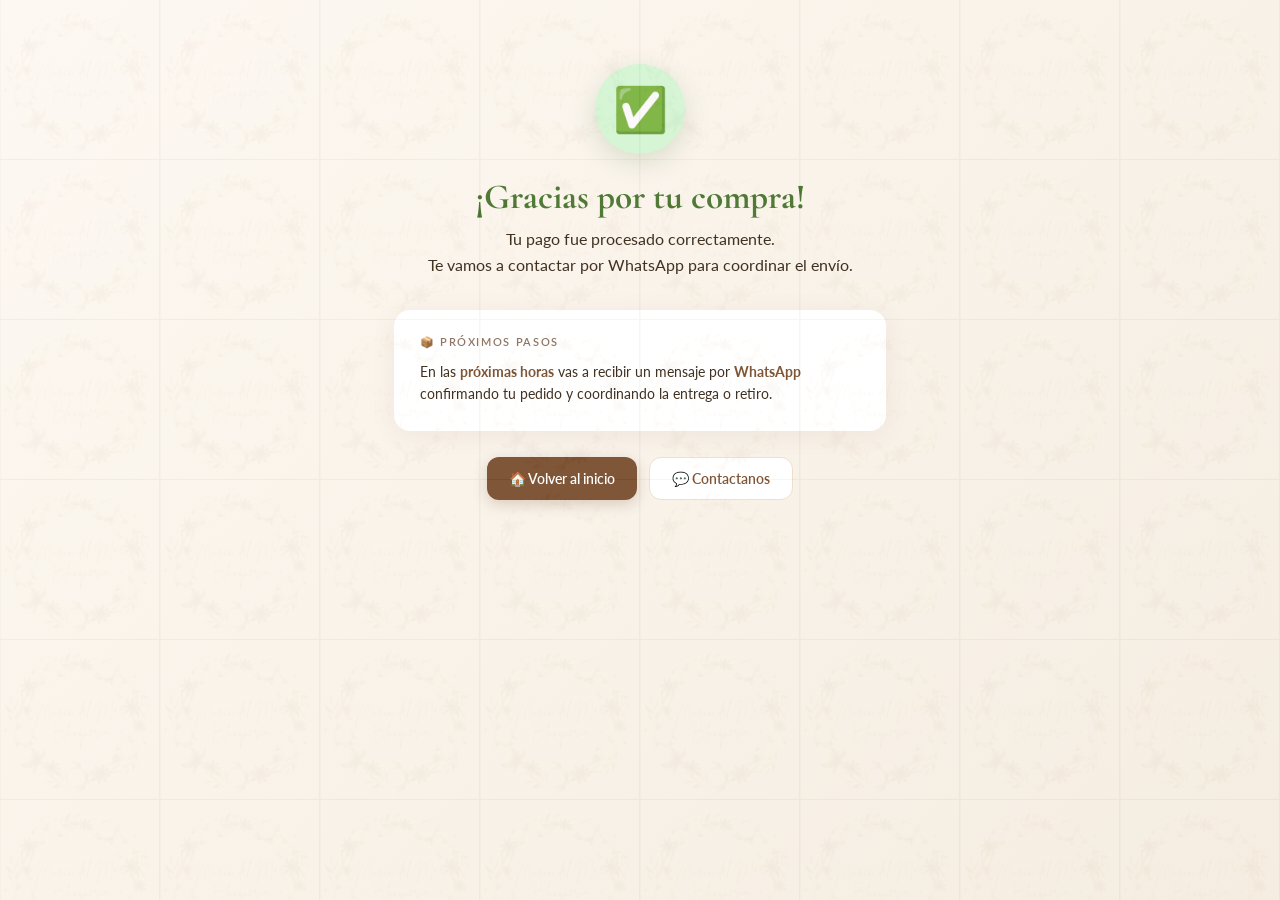
<file: pago-exitoso.html>
<!DOCTYPE html>
<html lang="es">
<head>
  <meta charset="UTF-8">
  <meta name="viewport" content="width=device-width, initial-scale=1.0">
  <title>¡Pago confirmado! · María del Mar Blanquería</title>
  <link rel="icon" href="assets/logo.png">
  <link href="https://fonts.googleapis.com/css2?family=Cormorant+Garamond:wght@400;500;600&family=Lato:wght@400;500;600&display=swap" rel="stylesheet">
  <link rel="stylesheet" href="css/styles.css">
  <style>
    body { background: linear-gradient(135deg, #fdf8f2 0%, #f5ede0 100%); min-height: 100vh; }
    .return-wrap {
      max-width: 540px; margin: 0 auto;
      padding: 4rem 1.5rem; text-align: center;
    }
    .return-icon {
      width: 90px; height: 90px;
      margin: 0 auto 1.5rem;
      background: #d4f5d4;
      border-radius: 50%;
      display: flex; align-items: center; justify-content: center;
      font-size: 44px;
      box-shadow: 0 8px 24px rgba(74, 117, 48, 0.18);
      animation: scaleIn 0.5s ease-out;
    }
    @keyframes scaleIn {
      from { transform: scale(0); opacity: 0; }
      to   { transform: scale(1); opacity: 1; }
    }
    .return-title {
      font-family: 'Cormorant Garamond', serif;
      font-size: 2.2rem;
      color: #4a7530;
      margin-bottom: 0.6rem;
      line-height: 1.1;
    }
    .return-text {
      font-family: 'Lato', sans-serif;
      font-size: 16px;
      color: #3a2a1a;
      line-height: 1.6;
      margin-bottom: 2rem;
    }
    .return-card {
      background: #fff;
      border-radius: 16px;
      padding: 1.6rem;
      box-shadow: 0 4px 24px rgba(122, 80, 48, 0.08);
      text-align: left;
      margin-bottom: 1.6rem;
    }
    .return-card-title {
      font-size: 11px;
      letter-spacing: 0.15em;
      text-transform: uppercase;
      color: #8a7060;
      font-weight: 600;
      margin-bottom: 12px;
    }
    .return-card p {
      font-size: 14px;
      color: #3a2a1a;
      line-height: 1.6;
    }
    .return-card strong { color: #7a5030; }
    .return-actions {
      display: flex; gap: 0.7rem; justify-content: center; flex-wrap: wrap;
    }
    .return-btn {
      padding: 12px 22px;
      border-radius: 12px;
      font-family: 'Lato', sans-serif;
      font-size: 14px;
      font-weight: 600;
      text-decoration: none;
      transition: transform 0.15s;
      display: inline-flex;
      align-items: center;
      gap: 6px;
    }
    .return-btn-primary {
      background: #7a5030; color: #fff;
      box-shadow: 0 4px 14px rgba(122, 80, 48, 0.25);
    }
    .return-btn-primary:hover { transform: translateY(-1px); background: #b07848; }
    .return-btn-secondary {
      background: #fff; color: #7a5030;
      border: 1.5px solid #ede0cc;
    }
    .return-btn-secondary:hover { border-color: #b07848; }
    .return-info {
      font-size: 12px;
      color: #8a7060;
      margin-top: 1.5rem;
      line-height: 1.5;
    }
  </style>
</head>
<body>
  <div class="return-wrap">
    <div class="return-icon">✅</div>
    <h1 class="return-title">¡Gracias por tu compra!</h1>
    <p class="return-text">
      Tu pago fue procesado correctamente.<br>
      Te vamos a contactar por WhatsApp para coordinar el envío.
    </p>

    <div class="return-card">
      <div class="return-card-title">📦 Próximos pasos</div>
      <p>
        En las <strong>próximas horas</strong> vas a recibir un mensaje por <strong>WhatsApp</strong>
        confirmando tu pedido y coordinando la entrega o retiro.
      </p>
    </div>

    <div class="return-actions">
      <a href="index.html" class="return-btn return-btn-primary">
        🏠 Volver al inicio
      </a>
      <a href="https://wa.me/91173607330" class="return-btn return-btn-secondary" target="_blank">
        💬 Contactanos
      </a>
    </div>

    <p class="return-info" id="orderInfo"></p>
  </div>

  <script>
    // Mostrar el número de pedido si está en la URL
    const params = new URLSearchParams(window.location.search);
    const orderId = params.get('order_id');
    if (orderId) {
      document.getElementById('orderInfo').textContent = `Número de pedido: #${orderId}`;
    }
  </script>
</body>
</html>
</file>
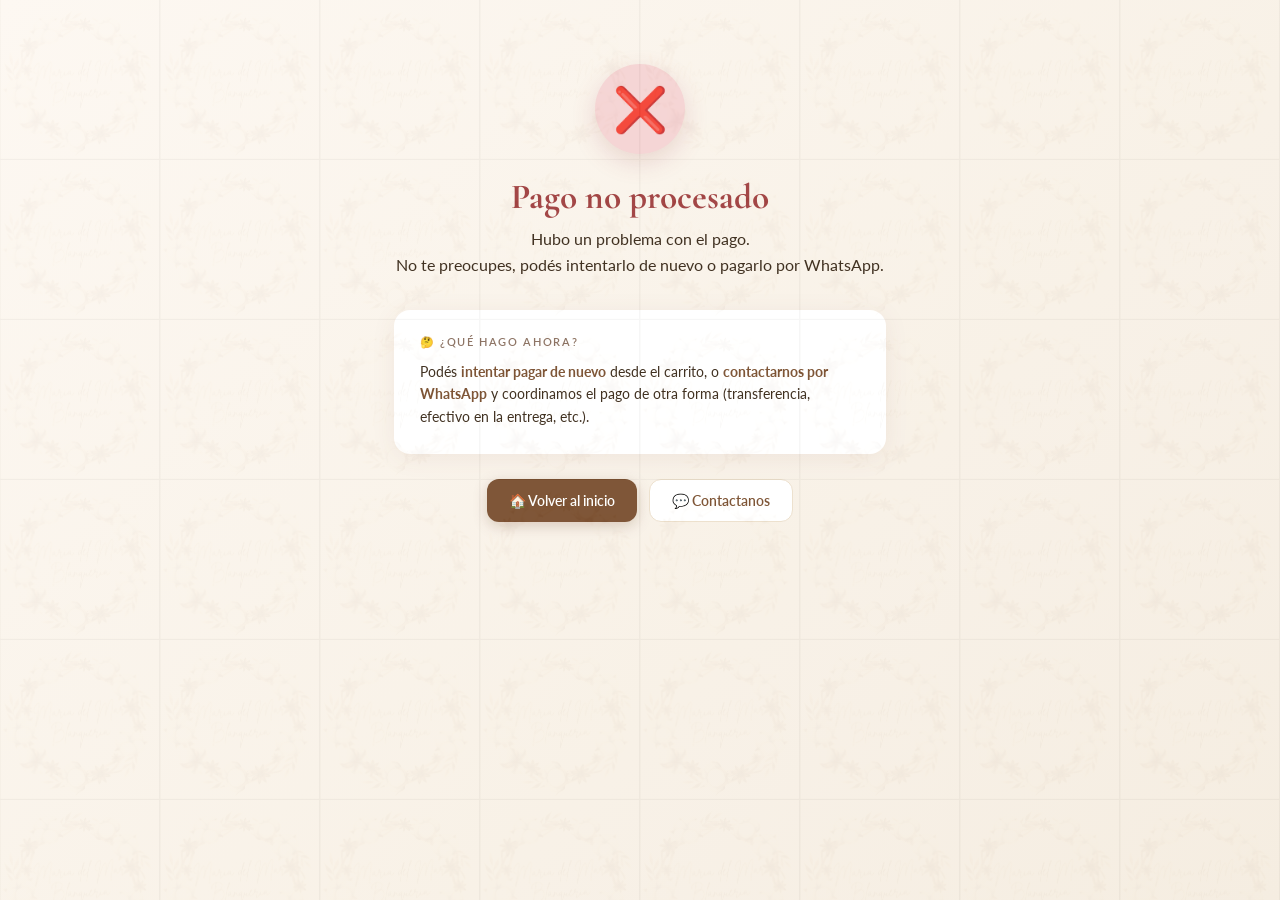
<file: pago-fallido.html>
<!DOCTYPE html>
<html lang="es">
<head>
  <meta charset="UTF-8">
  <meta name="viewport" content="width=device-width, initial-scale=1.0">
  <title>Pago no procesado · María del Mar Blanquería</title>
  <link rel="icon" href="assets/logo.png">
  <link href="https://fonts.googleapis.com/css2?family=Cormorant+Garamond:wght@400;500;600&family=Lato:wght@400;500;600&display=swap" rel="stylesheet">
  <link rel="stylesheet" href="css/styles.css">
  <style>
    body { background: linear-gradient(135deg, #fdf8f2 0%, #f5ede0 100%); min-height: 100vh; }
    .return-wrap {
      max-width: 540px; margin: 0 auto;
      padding: 4rem 1.5rem; text-align: center;
    }
    .return-icon {
      width: 90px; height: 90px;
      margin: 0 auto 1.5rem;
      background: #f5d4d4;
      border-radius: 50%;
      display: flex; align-items: center; justify-content: center;
      font-size: 44px;
      box-shadow: 0 8px 24px rgba(160, 64, 64, 0.18);
      animation: scaleIn 0.5s ease-out;
    }
    @keyframes scaleIn {
      from { transform: scale(0); opacity: 0; }
      to   { transform: scale(1); opacity: 1; }
    }
    .return-title {
      font-family: 'Cormorant Garamond', serif;
      font-size: 2.2rem;
      color: #a04040;
      margin-bottom: 0.6rem;
      line-height: 1.1;
    }
    .return-text {
      font-family: 'Lato', sans-serif;
      font-size: 16px;
      color: #3a2a1a;
      line-height: 1.6;
      margin-bottom: 2rem;
    }
    .return-card {
      background: #fff;
      border-radius: 16px;
      padding: 1.6rem;
      box-shadow: 0 4px 24px rgba(122, 80, 48, 0.08);
      text-align: left;
      margin-bottom: 1.6rem;
    }
    .return-card-title {
      font-size: 11px;
      letter-spacing: 0.15em;
      text-transform: uppercase;
      color: #8a7060;
      font-weight: 600;
      margin-bottom: 12px;
    }
    .return-card p {
      font-size: 14px;
      color: #3a2a1a;
      line-height: 1.6;
    }
    .return-card strong { color: #7a5030; }
    .return-actions {
      display: flex; gap: 0.7rem; justify-content: center; flex-wrap: wrap;
    }
    .return-btn {
      padding: 12px 22px;
      border-radius: 12px;
      font-family: 'Lato', sans-serif;
      font-size: 14px;
      font-weight: 600;
      text-decoration: none;
      transition: transform 0.15s;
      display: inline-flex;
      align-items: center;
      gap: 6px;
    }
    .return-btn-primary {
      background: #7a5030; color: #fff;
      box-shadow: 0 4px 14px rgba(122, 80, 48, 0.25);
    }
    .return-btn-primary:hover { transform: translateY(-1px); background: #b07848; }
    .return-btn-secondary {
      background: #fff; color: #7a5030;
      border: 1.5px solid #ede0cc;
    }
    .return-btn-secondary:hover { border-color: #b07848; }
    .return-info {
      font-size: 12px;
      color: #8a7060;
      margin-top: 1.5rem;
      line-height: 1.5;
    }
  </style>
</head>
<body>
  <div class="return-wrap">
    <div class="return-icon">❌</div>
    <h1 class="return-title">Pago no procesado</h1>
    <p class="return-text">
      Hubo un problema con el pago.<br>
      No te preocupes, podés intentarlo de nuevo o pagarlo por WhatsApp.
    </p>

    <div class="return-card">
      <div class="return-card-title">🤔 ¿Qué hago ahora?</div>
      <p>
        Podés <strong>intentar pagar de nuevo</strong> desde el carrito,
        o <strong>contactarnos por WhatsApp</strong> y coordinamos el pago de otra forma
        (transferencia, efectivo en la entrega, etc.).
      </p>
    </div>

    <div class="return-actions">
      <a href="index.html" class="return-btn return-btn-primary">
        🏠 Volver al inicio
      </a>
      <a href="https://wa.me/91173607330" class="return-btn return-btn-secondary" target="_blank">
        💬 Contactanos
      </a>
    </div>

    <p class="return-info" id="orderInfo"></p>
  </div>

  <script>
    const params = new URLSearchParams(window.location.search);
    const orderId = params.get('order_id');
    if (orderId) {
      document.getElementById('orderInfo').textContent = `Número de pedido: #${orderId}`;
    }
  </script>
</body>
</html>
</file>
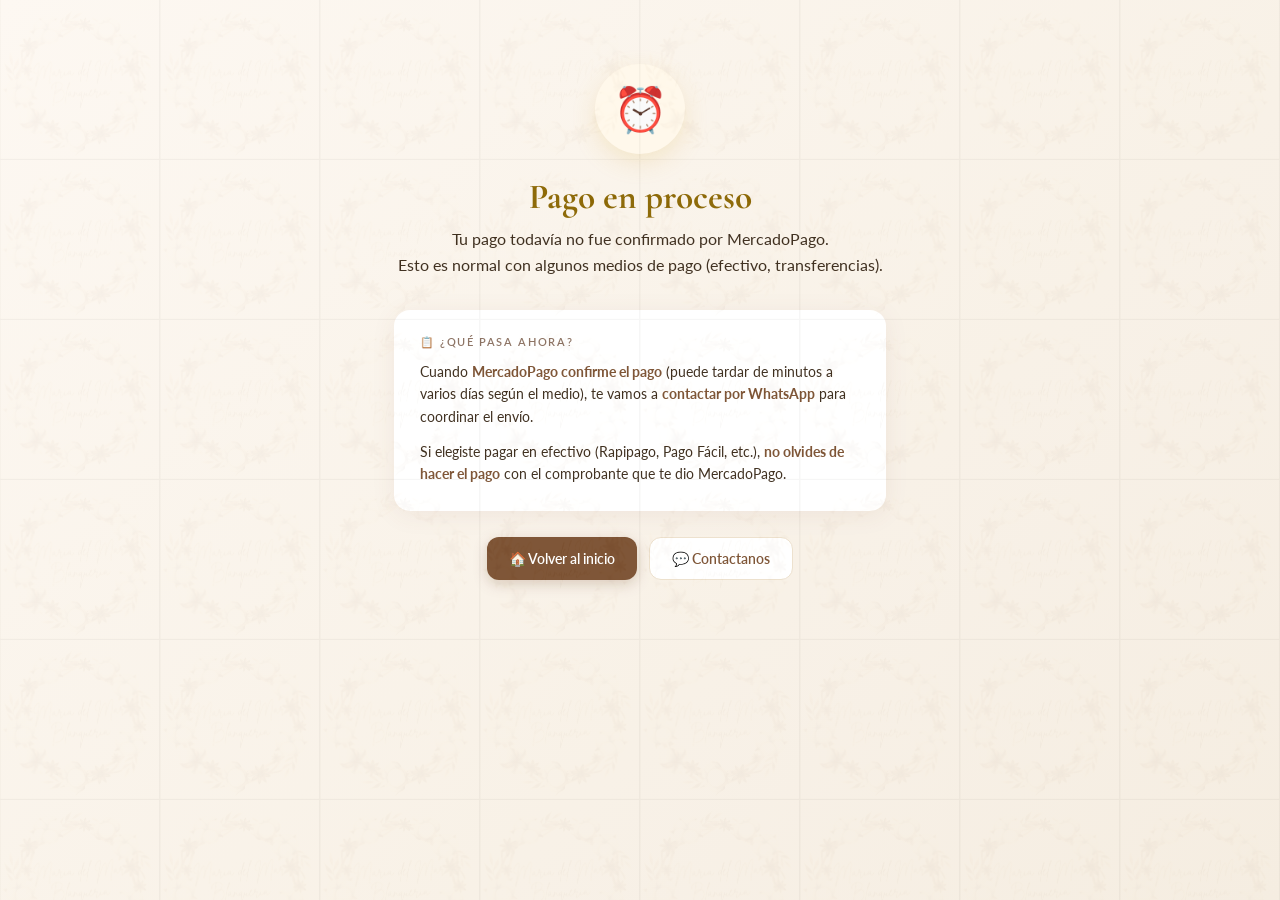
<file: pago-pendiente.html>
<!DOCTYPE html>
<html lang="es">
<head>
  <meta charset="UTF-8">
  <meta name="viewport" content="width=device-width, initial-scale=1.0">
  <title>Pago en proceso · María del Mar Blanquería</title>
  <link rel="icon" href="assets/logo.png">
  <link href="https://fonts.googleapis.com/css2?family=Cormorant+Garamond:wght@400;500;600&family=Lato:wght@400;500;600&display=swap" rel="stylesheet">
  <link rel="stylesheet" href="css/styles.css">
  <style>
    body { background: linear-gradient(135deg, #fdf8f2 0%, #f5ede0 100%); min-height: 100vh; }
    .return-wrap {
      max-width: 540px; margin: 0 auto;
      padding: 4rem 1.5rem; text-align: center;
    }
    .return-icon {
      width: 90px; height: 90px;
      margin: 0 auto 1.5rem;
      background: #fff8eb;
      border-radius: 50%;
      display: flex; align-items: center; justify-content: center;
      font-size: 44px;
      box-shadow: 0 8px 24px rgba(218, 165, 32, 0.18);
      animation: scaleIn 0.5s ease-out;
    }
    @keyframes scaleIn {
      from { transform: scale(0); opacity: 0; }
      to   { transform: scale(1); opacity: 1; }
    }
    .return-title {
      font-family: 'Cormorant Garamond', serif;
      font-size: 2.2rem;
      color: #8a6500;
      margin-bottom: 0.6rem;
      line-height: 1.1;
    }
    .return-text {
      font-family: 'Lato', sans-serif;
      font-size: 16px;
      color: #3a2a1a;
      line-height: 1.6;
      margin-bottom: 2rem;
    }
    .return-card {
      background: #fff;
      border-radius: 16px;
      padding: 1.6rem;
      box-shadow: 0 4px 24px rgba(122, 80, 48, 0.08);
      text-align: left;
      margin-bottom: 1.6rem;
    }
    .return-card-title {
      font-size: 11px;
      letter-spacing: 0.15em;
      text-transform: uppercase;
      color: #8a7060;
      font-weight: 600;
      margin-bottom: 12px;
    }
    .return-card p {
      font-size: 14px;
      color: #3a2a1a;
      line-height: 1.6;
    }
    .return-card strong { color: #7a5030; }
    .return-actions {
      display: flex; gap: 0.7rem; justify-content: center; flex-wrap: wrap;
    }
    .return-btn {
      padding: 12px 22px;
      border-radius: 12px;
      font-family: 'Lato', sans-serif;
      font-size: 14px;
      font-weight: 600;
      text-decoration: none;
      transition: transform 0.15s;
      display: inline-flex;
      align-items: center;
      gap: 6px;
    }
    .return-btn-primary {
      background: #7a5030; color: #fff;
      box-shadow: 0 4px 14px rgba(122, 80, 48, 0.25);
    }
    .return-btn-primary:hover { transform: translateY(-1px); background: #b07848; }
    .return-btn-secondary {
      background: #fff; color: #7a5030;
      border: 1.5px solid #ede0cc;
    }
    .return-btn-secondary:hover { border-color: #b07848; }
    .return-info {
      font-size: 12px;
      color: #8a7060;
      margin-top: 1.5rem;
      line-height: 1.5;
    }
  </style>
</head>
<body>
  <div class="return-wrap">
    <div class="return-icon">⏰</div>
    <h1 class="return-title">Pago en proceso</h1>
    <p class="return-text">
      Tu pago todavía no fue confirmado por MercadoPago.<br>
      Esto es normal con algunos medios de pago (efectivo, transferencias).
    </p>

    <div class="return-card">
      <div class="return-card-title">📋 ¿Qué pasa ahora?</div>
      <p>
        Cuando <strong>MercadoPago confirme el pago</strong> (puede tardar de minutos a varios días según el medio),
        te vamos a <strong>contactar por WhatsApp</strong> para coordinar el envío.
      </p>
      <p style="margin-top: 0.8rem;">
        Si elegiste pagar en efectivo (Rapipago, Pago Fácil, etc.), <strong>no olvides
        de hacer el pago</strong> con el comprobante que te dio MercadoPago.
      </p>
    </div>

    <div class="return-actions">
      <a href="index.html" class="return-btn return-btn-primary">
        🏠 Volver al inicio
      </a>
      <a href="https://wa.me/91173607330" class="return-btn return-btn-secondary" target="_blank">
        💬 Contactanos
      </a>
    </div>

    <p class="return-info" id="orderInfo"></p>
  </div>

  <script>
    const params = new URLSearchParams(window.location.search);
    const orderId = params.get('order_id');
    if (orderId) {
      document.getElementById('orderInfo').textContent = `Número de pedido: #${orderId}`;
    }
  </script>
</body>
</html>
</file>
<file: css/styles.css>
/* =============================================
   María del Mar Blanquería — Estilos globales
   ============================================= */

/* ---------- Variables ---------- */
:root {
  --cream:      #fdf8f2;
  --cream2:     #f5ede0;
  --cream3:     #ede0cc;
  --terra:      #b07848;
  --terra-dk:   #7a5030;
  --terra-lt:   #d4a870;
  --text:       #3a2a1a;
  --text-soft:  #8a7060;
  --white:      #ffffff;
  --border:     rgba(176, 120, 72, 0.15);
  --shadow:     rgba(122, 80, 48, 0.10);
}

/* ---------- Reset ---------- */
*, *::before, *::after {
  box-sizing: border-box;
  margin: 0;
  padding: 0;
}

/* ---------- Base ---------- */
body {
  font-family: 'Lato', sans-serif;
  background: var(--cream);
  color: var(--text);
  overflow-x: hidden;
}

/* Logo watermark de fondo */
body::before {
  content: '';
  position: fixed;
  inset: 0;
  z-index: 0;
  pointer-events: none;
  background-image: url('../assets/logo.png');
  background-repeat: repeat;
  background-size: 160px 160px;
  opacity: 0.04;
  filter: sepia(40%);
}

header, main, footer {
  position: relative;
  z-index: 1;
}

/* ---------- Announcement bar ---------- */
.ann {
  background: var(--terra-dk);
  color: rgba(255, 255, 255, 0.88);
  text-align: center;
  padding: 9px;
  font-size: 11px;
  letter-spacing: 0.22em;
  text-transform: uppercase;
  font-weight: 300;
}

/* ---------- Header ---------- */
header {
  background: rgba(253, 248, 242, 0.92);
  backdrop-filter: blur(14px);
  border-bottom: 1px solid var(--border);
  padding: 0 2.5rem;
  display: flex;
  align-items: center;
  justify-content: space-between;
  height: 80px;
  position: sticky;
  top: 0;
  z-index: 200;
  transition: box-shadow 0.3s;
}

header.scrolled {
  box-shadow: 0 4px 24px var(--shadow);
}

.logo-area {
  display: flex;
  align-items: center;
  gap: 12px;
  text-decoration: none;
}

.logo-area img {
  height: 56px;
  width: 56px;
  object-fit: contain;
}

.logo-name {
  font-family: 'Dancing Script', cursive;
  font-size: 22px;
  font-weight: 600;
  color: var(--terra-dk);
  line-height: 1;
}

.logo-sub {
  font-size: 9px;
  letter-spacing: 0.25em;
  text-transform: uppercase;
  color: var(--terra);
  font-weight: 400;
}

nav a {
  font-size: 11px;
  font-weight: 400;
  letter-spacing: 0.14em;
  text-transform: uppercase;
  color: var(--text-soft);
  text-decoration: none;
  position: relative;
  padding-bottom: 3px;
  margin-left: 2rem;
}

nav a::after {
  content: '';
  position: absolute;
  bottom: 0;
  left: 0;
  width: 0;
  height: 1px;
  background: var(--terra);
  transition: width 0.3s;
}

nav a:hover { color: var(--terra); }
nav a:hover::after { width: 100%; }

/* ---------- Botones ---------- */
.btn-wa {
  display: inline-flex;
  align-items: center;
  gap: 8px;
  background: #25D366;
  color: #fff;
  font-family: 'Lato', sans-serif;
  font-size: 11px;
  font-weight: 500;
  letter-spacing: 0.1em;
  text-transform: uppercase;
  padding: 10px 20px;
  border-radius: 50px;
  text-decoration: none;
  border: none;
  cursor: pointer;
  transition: transform 0.2s, box-shadow 0.2s;
  box-shadow: 0 4px 14px rgba(37, 211, 102, 0.28);
}

.btn-wa:hover {
  transform: translateY(-2px);
  box-shadow: 0 6px 20px rgba(37, 211, 102, 0.4);
}

.btn-primary {
  font-family: 'Lato', sans-serif;
  font-size: 11px;
  font-weight: 500;
  letter-spacing: 0.14em;
  text-transform: uppercase;
  padding: 12px 28px;
  border-radius: 50px;
  border: none;
  cursor: pointer;
  background: var(--terra-dk);
  color: #fff;
  transition: transform 0.2s, box-shadow 0.2s;
  box-shadow: 0 4px 14px rgba(122, 80, 48, 0.3);
}

.btn-primary:hover {
  transform: translateY(-2px);
  box-shadow: 0 8px 22px rgba(122, 80, 48, 0.35);
}

.btn-outline {
  font-family: 'Lato', sans-serif;
  font-size: 11px;
  font-weight: 400;
  letter-spacing: 0.14em;
  text-transform: uppercase;
  padding: 12px 28px;
  border-radius: 50px;
  border: 1.5px solid var(--terra);
  color: var(--terra);
  background: transparent;
  cursor: pointer;
  text-decoration: none;
  display: inline-flex;
  align-items: center;
  gap: 8px;
  transition: all 0.2s;
}

.btn-outline:hover {
  background: var(--terra);
  color: #fff;
}

/* ---------- Hero ---------- */
.hero {
  min-height: 90vh;
  display: flex;
  align-items: center;
  justify-content: center;
  padding: 4rem 2rem;
  background: rgba(245, 237, 224, 0.35);
}

.hero-inner {
  display: flex;
  align-items: center;
  gap: 5rem;
  flex-wrap: wrap;
  max-width: 980px;
  margin: 0 auto;
}

.hero-logo-wrap {
  flex-shrink: 0;
  position: relative;
  width: 260px;
  height: 260px;
  display: flex;
  align-items: center;
  justify-content: center;
}

.hero-logo-wrap::before {
  content: '';
  position: absolute;
  inset: -18px;
  border-radius: 50%;
  border: 1px dashed rgba(176, 120, 72, 0.25);
  animation: spin 30s linear infinite;
}

.hero-logo-wrap::after {
  content: '';
  position: absolute;
  inset: -38px;
  border-radius: 50%;
  border: 1px dashed rgba(176, 120, 72, 0.12);
  animation: spin 50s linear infinite reverse;
}

@keyframes spin { to { transform: rotate(360deg); } }

.hero-logo-img {
  width: 250px;
  height: 250px;
  object-fit: contain;
  animation: float 5s ease-in-out infinite;
  filter: drop-shadow(0 6px 18px rgba(122, 80, 48, 0.15));
}

@keyframes float {
  0%, 100% { transform: translateY(0); }
  50%       { transform: translateY(-12px); }
}

.hero-text { max-width: 450px; }

.eyebrow {
  font-size: 10px;
  letter-spacing: 0.32em;
  text-transform: uppercase;
  color: var(--terra);
  margin-bottom: 1rem;
}

.hero h1 {
  font-family: 'Dancing Script', cursive;
  font-size: clamp(3rem, 6vw, 4.2rem);
  font-weight: 600;
  color: var(--terra-dk);
  line-height: 1.15;
  margin-bottom: 1rem;
}

.hero-div {
  display: flex;
  align-items: center;
  gap: 12px;
  margin: 1.2rem 0;
}

.hero-div span {
  flex: 1;
  max-width: 60px;
  height: 1px;
  background: linear-gradient(90deg, transparent, var(--terra-lt));
}

.hero-div span.r {
  background: linear-gradient(90deg, var(--terra-lt), transparent);
}

.hero p {
  font-size: 14px;
  font-weight: 300;
  color: var(--text-soft);
  line-height: 2;
  margin-bottom: 2rem;
}

.hero-btns {
  display: flex;
  gap: 12px;
  flex-wrap: wrap;
}

/* ---------- Categorías ---------- */
.cats-section {
  padding: 3rem 2rem;
  max-width: 1100px;
  margin: 0 auto;
}

.cats-section h2 {
  font-family: 'Dancing Script', cursive;
  font-size: clamp(1.8rem, 3.5vw, 2.4rem);
  font-weight: 600;
  color: var(--terra-dk);
  text-align: center;
  margin-bottom: 2rem;
}

.cats-grid {
  display: grid;
  grid-template-columns: repeat(auto-fit, minmax(180px, 1fr));
  gap: 1px;
  background: var(--border);
  border: 1px solid var(--border);
}

.cat-link {
  background: rgba(255, 255, 255, 0.85);
  backdrop-filter: blur(6px);
  padding: 2rem 1.5rem;
  text-align: center;
  text-decoration: none;
  transition: background 0.25s, transform 0.25s;
  display: flex;
  flex-direction: column;
  align-items: center;
  gap: 8px;
}

.cat-link:hover {
  background: var(--cream2);
  transform: translateY(-3px);
}

.cat-icon { font-size: 28px; }

.cat-name {
  font-family: 'Cormorant Garamond', serif;
  font-size: 15px;
  font-weight: 500;
  color: var(--terra-dk);
  letter-spacing: 0.04em;
}

.cat-desde {
  font-size: 11px;
  font-weight: 300;
  color: var(--terra);
  letter-spacing: 0.08em;
}

/* ---------- Sección productos ---------- */
.prod-section {
  padding: 3rem 2rem 4rem;
  max-width: 1100px;
  margin: 0 auto;
}

.sec-head { text-align: center; margin-bottom: 2.5rem; }

.sec-eye {
  font-size: 10px;
  letter-spacing: 0.3em;
  text-transform: uppercase;
  color: var(--terra);
  margin-bottom: 0.5rem;
}

.sec-h2 {
  font-family: 'Dancing Script', cursive;
  font-size: clamp(2rem, 4vw, 2.8rem);
  font-weight: 600;
  color: var(--terra-dk);
}

/* ---------- Filtros ---------- */
.filter-bar {
  display: flex;
  justify-content: center;
  gap: 8px;
  margin-bottom: 2rem;
  flex-wrap: wrap;
}

.filt {
  font-family: 'Lato', sans-serif;
  font-size: 11px;
  font-weight: 400;
  letter-spacing: 0.13em;
  text-transform: uppercase;
  padding: 8px 22px;
  border-radius: 50px;
  border: 1.5px solid var(--cream3);
  background: rgba(255, 255, 255, 0.8);
  color: var(--text-soft);
  cursor: pointer;
  transition: all 0.25s;
}

.filt:hover { border-color: var(--terra-lt); color: var(--terra); }

.filt.active {
  background: var(--terra-dk);
  color: #fff;
  border-color: var(--terra-dk);
}

/* ---------- Carrusel ---------- */
.carousel-outer  { position: relative; }
.carousel-viewport { overflow: hidden; }

.carousel-track {
  display: flex;
  gap: 20px;
  transition: transform 0.55s cubic-bezier(0.77, 0, 0.175, 1);
}

/* Fila de cards: misma altura para todas */
.carousel-track > div {
  display: flex;
  align-items: stretch;
}

.carousel-track > div > div {
  display: flex;
  flex-direction: column;
}

/* ---------- Product card ---------- */
.pcard {
  background: rgba(255, 255, 255, 0.88);
  backdrop-filter: blur(8px);
  border: 1px solid var(--border);
  border-radius: 14px;
  overflow: hidden;
  transition: transform 0.3s cubic-bezier(0.34, 1.56, 0.64, 1), box-shadow 0.3s;
  height: 100%;
  display: flex;
  flex-direction: column;
}

.pcard:hover {
  transform: translateY(-7px) rotate(0.3deg);
  box-shadow: 0 18px 44px var(--shadow);
}

.pcard:hover .cimg-inner { transform: scale(1.07); }
.pcard:hover .cfav { opacity: 1; transform: scale(1); }

.cimg {
  position: relative;
  height: 220px;
  overflow: hidden;
  background: var(--cream2);
  flex-shrink: 0;
}

.cimg-inner {
  width: 100%;
  height: 100%;
  display: flex;
  align-items: center;
  justify-content: center;
  font-size: 54px;
  transition: transform 0.5s ease;
  position: relative;
}

.cbadge {
  position: absolute;
  top: 10px;
  left: 10px;
  font-size: 9px;
  font-weight: 500;
  letter-spacing: 0.12em;
  text-transform: uppercase;
  padding: 4px 12px;
  border-radius: 50px;
}

.bnew   { background: var(--terra-dk); color: #fff; }
.bpromo { background: var(--terra);    color: #fff; }

.cfav {
  position: absolute;
  top: 10px;
  right: 10px;
  width: 32px;
  height: 32px;
  border-radius: 50%;
  background: rgba(255, 255, 255, 0.9);
  border: none;
  cursor: pointer;
  font-size: 13px;
  display: flex;
  align-items: center;
  justify-content: center;
  opacity: 0;
  transform: scale(0.7);
  transition: all 0.2s;
}

.cfav:hover { background: var(--terra); }

.cbody {
  padding: 1.1rem 1.2rem 1.3rem;
  flex: 1;
  display: flex;
  flex-direction: column;
  gap: 4px;
}

.ccat {
  font-size: 9px;
  letter-spacing: 0.2em;
  text-transform: uppercase;
  color: var(--terra-lt);
}

.cname {
  font-family: 'Cormorant Garamond', serif;
  font-size: 18px;
  font-weight: 500;
  color: var(--terra-dk);
  line-height: 1.25;
}

.cdesc {
  font-size: 12px;
  font-weight: 300;
  color: var(--text-soft);
  line-height: 1.65;
  flex: 1;
  display: -webkit-box;
  -webkit-line-clamp: 3;
  -webkit-box-orient: vertical;
  overflow: hidden;
}

.cfoot {
  display: flex;
  align-items: center;
  justify-content: space-between;
  margin-top: 12px;
  padding-top: 11px;
  border-top: 1px solid var(--cream3);
}

.cprice {
  font-family: 'Cormorant Garamond', serif;
  font-size: 22px;
  font-weight: 500;
  color: var(--terra-dk);
}

.cprice sup { font-size: 12px; font-weight: 400; vertical-align: super; }

.bconsultar {
  font-family: 'Lato', sans-serif;
  font-size: 10px;
  font-weight: 500;
  letter-spacing: 0.13em;
  text-transform: uppercase;
  padding: 7px 16px;
  border-radius: 50px;
  border: 1.5px solid var(--terra);
  background: transparent;
  color: var(--terra);
  cursor: pointer;
  display: inline-flex;
  align-items: center;
  gap: 6px;
  transition: all 0.2s;
}

.bconsultar:hover { background: var(--terra); color: #fff; }

/* ---------- Navegación carrusel ---------- */
.car-nav {
  display: flex;
  align-items: center;
  justify-content: center;
  gap: 14px;
  margin-top: 1.6rem;
}

.car-arrow {
  width: 42px;
  height: 42px;
  border-radius: 50%;
  border: 1.5px solid var(--terra);
  background: rgba(255, 255, 255, 0.85);
  color: var(--terra);
  font-size: 17px;
  cursor: pointer;
  display: flex;
  align-items: center;
  justify-content: center;
  transition: all 0.2s;
}

.car-arrow:hover { background: var(--terra); color: #fff; transform: scale(1.05); }
.car-arrow:disabled { opacity: 0.3; cursor: default; pointer-events: none; }

.cdots { display: flex; gap: 6px; align-items: center; }

.cdot {
  width: 7px;
  height: 7px;
  border-radius: 50%;
  background: var(--cream3);
  border: 1px solid var(--terra-lt);
  cursor: pointer;
  transition: all 0.3s;
}

.cdot.active {
  width: 22px;
  border-radius: 50px;
  background: var(--terra);
  border-color: var(--terra);
}

/* ---------- Features ---------- */
.feat-section {
  background: linear-gradient(135deg, var(--terra-dk), var(--terra));
  padding: 4rem 2rem;
  position: relative;
  overflow: hidden;
}

.feat-section::before {
  content: '';
  position: absolute;
  inset: 0;
  background-image: url('../assets/logo.png');
  background-repeat: repeat;
  background-size: 110px 110px;
  opacity: 0.04;
  filter: brightness(10);
}

.feat-inner {
  max-width: 900px;
  margin: 0 auto;
  display: grid;
  grid-template-columns: repeat(auto-fit, minmax(180px, 1fr));
  gap: 2rem;
  position: relative;
  z-index: 1;
}

.feat { text-align: center; color: #fff; }
.feat-icon { font-size: 26px; margin-bottom: 10px; display: block; }
.feat h4 { font-family: 'Cormorant Garamond', serif; font-size: 17px; font-weight: 500; margin-bottom: 4px; }
.feat p  { font-size: 12px; font-weight: 300; opacity: 0.8; line-height: 1.6; }

/* ---------- CTA ---------- */
.cta {
  text-align: center;
  padding: 5rem 2rem;
  background: rgba(249, 241, 231, 0.65);
  backdrop-filter: blur(8px);
}

.cta h3 {
  font-family: 'Dancing Script', cursive;
  font-size: clamp(1.8rem, 4vw, 2.8rem);
  font-weight: 600;
  color: var(--terra-dk);
  margin-bottom: 0.8rem;
}

.cta p {
  font-size: 14px;
  font-weight: 300;
  color: var(--text-soft);
  margin-bottom: 2rem;
  line-height: 1.9;
}

/* ---------- Footer ---------- */
footer {
  background: var(--terra-dk);
  padding: 3rem 2rem;
  text-align: center;
  color: rgba(255, 255, 255, 0.6);
  position: relative;
  overflow: hidden;
}

footer::before {
  content: '';
  position: absolute;
  inset: 0;
  background-image: url('../assets/logo.png');
  background-repeat: repeat;
  background-size: 80px 80px;
  opacity: 0.04;
  filter: brightness(10);
}

.ft-inner { position: relative; z-index: 1; }

.ft-logo {
  height: 70px;
  width: 70px;
  object-fit: contain;
  opacity: 0.95;
  margin-bottom: 12px;
}

.ft-name {
  font-family: 'Dancing Script', cursive;
  font-size: 22px;
  font-weight: 600;
  color: var(--terra-lt);
  margin-bottom: 6px;
}

footer p { font-size: 12px; font-weight: 300; letter-spacing: 0.06em; }

.ft-inner p a:not([style]) {
  color: var(--terra-lt);
  text-decoration: underline;
}
.ft-inner p a:not([style]):hover { color: #fff; }

/* ---------- Toast ---------- */
.toast {
  position: fixed;
  bottom: 24px;
  right: 24px;
  background: var(--terra-dk);
  color: #fff;
  padding: 12px 22px;
  border-radius: 50px;
  font-size: 12px;
  box-shadow: 0 8px 24px rgba(122, 80, 48, 0.35);
  z-index: 999;
  transform: translateY(60px);
  opacity: 0;
  transition: all 0.35s cubic-bezier(0.34, 1.56, 0.64, 1);
}

.toast.show { transform: translateY(0); opacity: 1; }

/* ---------- Responsive ---------- */
@media (max-width: 700px) {
  header { padding: 0 1rem; }
  .hero-inner { gap: 2rem; text-align: center; }
  .hero-btns { justify-content: center; }
  .cats-section,
  .prod-section { padding: 2rem 1rem; }
}

/* =============================================
   Carrito de compras
   ============================================= */

/* Overlay oscuro de fondo */
.cart-overlay {
  position: fixed;
  inset: 0;
  background: rgba(0, 0, 0, 0.35);
  z-index: 300;
  opacity: 0;
  pointer-events: none;
  transition: opacity 0.3s;
}

.cart-overlay.open {
  opacity: 1;
  pointer-events: all;
}

/* Panel lateral */
.cart-drawer {
  position: fixed;
  top: 0;
  right: 0;
  width: 420px;
  max-width: 100vw;
  height: 100vh;
  background: var(--cream);
  z-index: 400;
  display: flex;
  flex-direction: column;
  transform: translateX(100%);
  transition: transform 0.35s cubic-bezier(0.77, 0, 0.175, 1);
  box-shadow: -8px 0 40px rgba(122, 80, 48, 0.15);
}

.cart-drawer.open {
  transform: translateX(0);
}

/* Header del carrito */
.cart-header {
  display: flex;
  align-items: center;
  justify-content: space-between;
  padding: 1.4rem 1.5rem;
  border-bottom: 1px solid var(--border);
  flex-shrink: 0;
}

.cart-title {
  font-family: 'Dancing Script', cursive;
  font-size: 24px;
  font-weight: 600;
  color: var(--terra-dk);
}

.cart-close {
  width: 34px;
  height: 34px;
  border-radius: 50%;
  border: 1px solid var(--border);
  background: transparent;
  color: var(--text-soft);
  font-size: 14px;
  cursor: pointer;
  display: flex;
  align-items: center;
  justify-content: center;
  transition: all 0.2s;
}

.cart-close:hover {
  background: var(--cream2);
  color: var(--terra-dk);
}

/* Lista de items */
.cart-items {
  flex: 1;
  overflow-y: auto;
  padding: 1rem 1.5rem;
}

/* Estado vacío */
.cart-empty {
  display: flex;
  flex-direction: column;
  align-items: center;
  justify-content: center;
  height: 100%;
  gap: 8px;
  color: var(--text-soft);
  text-align: center;
  padding: 3rem 0;
}

.cart-empty-icon { font-size: 48px; margin-bottom: 8px; }
.cart-empty p:first-of-type { font-size: 15px; color: var(--text); }
.cart-empty p:last-of-type  { font-size: 13px; font-weight: 300; }

/* Item individual */
.cart-item {
  display: flex;
  align-items: center;
  gap: 12px;
  padding: 14px 0;
  border-bottom: 1px solid var(--border);
}

.cart-item:last-child { border-bottom: none; }

.cart-item-emoji {
  font-size: 32px;
  flex-shrink: 0;
  width: 48px;
  height: 48px;
  display: flex;
  align-items: center;
  justify-content: center;
  background: var(--cream2);
  border-radius: 10px;
}

.cart-item-info { flex: 1; min-width: 0; }

.cart-item-name {
  font-family: 'Cormorant Garamond', serif;
  font-size: 16px;
  font-weight: 500;
  color: var(--terra-dk);
  white-space: nowrap;
  overflow: hidden;
  text-overflow: ellipsis;
}

.cart-item-price {
  font-size: 12px;
  font-weight: 300;
  color: var(--text-soft);
  margin-top: 2px;
}

/* Controles cantidad */
.cart-item-controls {
  display: flex;
  align-items: center;
  gap: 6px;
  flex-shrink: 0;
}

.cart-qty-btn {
  width: 28px;
  height: 28px;
  border-radius: 50%;
  border: 1.5px solid var(--terra-lt);
  background: transparent;
  color: var(--terra-dk);
  font-size: 16px;
  cursor: pointer;
  display: flex;
  align-items: center;
  justify-content: center;
  line-height: 1;
  transition: all 0.2s;
}

.cart-qty-btn:hover { background: var(--terra); color: #fff; border-color: var(--terra); }

.cart-qty {
  font-size: 15px;
  font-weight: 500;
  color: var(--terra-dk);
  min-width: 20px;
  text-align: center;
}

.cart-remove-btn {
  width: 26px;
  height: 26px;
  border-radius: 50%;
  border: none;
  background: transparent;
  color: var(--text-soft);
  font-size: 12px;
  cursor: pointer;
  display: flex;
  align-items: center;
  justify-content: center;
  transition: all 0.2s;
  margin-left: 2px;
}

.cart-remove-btn:hover { background: #fee2e2; color: #dc2626; }

/* Footer del carrito */
.cart-footer {
  flex-direction: column;
  gap: 12px;
  padding: 1.2rem 1.5rem 1.8rem;
  border-top: 1px solid var(--border);
  background: var(--white);
  flex-shrink: 0;
}

.cart-total-row {
  display: flex;
  justify-content: space-between;
  align-items: center;
  font-size: 14px;
  font-weight: 400;
  color: var(--text-soft);
}

.cart-total {
  font-family: 'Cormorant Garamond', serif;
  font-size: 26px;
  font-weight: 500;
  color: var(--terra-dk);
}

. {
  font-size: 11px;
  font-weight: 300;
  color: var(--text-soft);
  line-height: 1.6;
  background: var(--cream2);
  border-radius: 8px;
  padding: 10px 12px;
  border-left: 3px solid var(--terra-lt);
}

.cart-buy-btn {
  width: 100%;
  display: flex;
  align-items: center;
  justify-content: center;
  gap: 9px;
  background: #25D366;
  color: #fff;
  font-family: 'Lato', sans-serif;
  font-size: 12px;
  font-weight: 500;
  letter-spacing: 0.1em;
  text-transform: uppercase;
  padding: 14px;
  border-radius: 50px;
  border: none;
  cursor: pointer;
  transition: transform 0.2s, box-shadow 0.2s;
  box-shadow: 0 4px 14px rgba(37, 211, 102, 0.3);
}

.cart-buy-btn:hover {
  transform: translateY(-2px);
  box-shadow: 0 6px 20px rgba(37, 211, 102, 0.4);
}

/* Botón flotante del carrito */
.cart-fab {
  position: fixed;
  bottom: 28px;
  right: 28px;
  width: 58px;
  height: 58px;
  border-radius: 50%;
  background: var(--terra-dk);
  color: #fff;
  border: none;
  cursor: pointer;
  display: flex;
  align-items: center;
  justify-content: center;
  box-shadow: 0 6px 20px rgba(122, 80, 48, 0.4);
  transition: transform 0.2s, box-shadow 0.2s, opacity 0.3s;
  z-index: 250;
}

.cart-fab:hover {
  transform: scale(1.08);
  box-shadow: 0 8px 28px rgba(122, 80, 48, 0.5);
}

.cart-fab-count {
  position: absolute;
  top: -4px;
  right: -4px;
  width: 22px;
  height: 22px;
  border-radius: 50%;
  background: var(--terra);
  color: #fff;
  font-size: 11px;
  font-weight: 600;
  display: flex;
  align-items: center;
  justify-content: center;
  border: 2px solid var(--cream);
}

/* También actualizar el botón de la card */
.bconsultar {
  font-family: 'Lato', sans-serif;
  font-size: 10px;
  font-weight: 500;
  letter-spacing: 0.1em;
  text-transform: uppercase;
  padding: 7px 14px;
  border-radius: 50px;
  border: 1.5px solid var(--terra);
  background: transparent;
  color: var(--terra);
  cursor: pointer;
  display: inline-flex;
  align-items: center;
  gap: 5px;
  transition: all 0.2s;
  white-space: nowrap;
}

.bconsultar:hover { background: var(--terra); color: #fff; }

@media (max-width: 480px) {
  .cart-drawer { width: 100vw; }
  .cart-fab    { bottom: 20px; right: 20px; }
}

/* Imagen real dentro de la card */
.cimg-inner img {
  width: 100%;
  height: 100%;
  object-fit: cover;
  object-position: center;
  position: absolute;
  inset: 0;
  cursor: pointer;
}

/* =============================================
   Modal de producto
   ============================================= */

.modal-overlay {
  position: fixed;
  inset: 0;
  background: rgba(0, 0, 0, 0.55);
  z-index: 500;
  opacity: 0;
  pointer-events: none;
  transition: opacity 0.3s;
  backdrop-filter: blur(4px);
}

.modal-overlay.open {
  opacity: 1;
  pointer-events: all;
}

.product-modal {
  position: fixed;
  top: 50%;
  left: 50%;
  transform: translate(-50%, -48%) scale(0.96);
  width: min(900px, 94vw);
  max-height: 88vh;
  background: var(--cream);
  border-radius: 20px;
  z-index: 600;
  opacity: 0;
  pointer-events: none;
  transition: all 0.35s cubic-bezier(0.34, 1.56, 0.64, 1);
  overflow: hidden;
  box-shadow: 0 24px 64px rgba(122, 80, 48, 0.2);
}

.product-modal.open {
  opacity: 1;
  pointer-events: all;
  transform: translate(-50%, -50%) scale(1);
}

.modal-close {
  position: absolute;
  top: 14px;
  right: 14px;
  width: 36px;
  height: 36px;
  border-radius: 50%;
  border: 1px solid var(--border);
  background: rgba(255,255,255,0.9);
  color: var(--text-soft);
  font-size: 14px;
  cursor: pointer;
  display: flex;
  align-items: center;
  justify-content: center;
  z-index: 10;
  transition: all 0.2s;
}

.modal-close:hover {
  background: var(--terra-dk);
  color: #fff;
  border-color: var(--terra-dk);
}

/* Layout interno del modal */
.modal-content {
  display: grid;
  grid-template-columns: 1fr 1fr;
  max-height: 88vh;
  overflow-y: auto;
}

/* Imagen */
.modal-img-wrap {
  position: relative;
  background: var(--cream2);
  overflow: hidden;
  min-height: 360px;
  display: flex;
  align-items: center;
  justify-content: center;
}

.modal-img-wrap img {
  width: 100%;
  height: 100%;
  object-fit: cover;
  object-position: center top;
  cursor: zoom-in;
  transition: transform 0.4s ease;
  position: absolute;
  inset: 0;
}

.modal-img-wrap img.zoomed {
  transform: scale(1.8);
  cursor: zoom-out;
}

.modal-emoji {
  font-size: 80px;
}

.modal-badge {
  position: absolute;
  top: 14px;
  left: 14px;
  font-size: 10px;
  font-weight: 500;
  letter-spacing: 0.12em;
  text-transform: uppercase;
  padding: 5px 14px;
  border-radius: 50px;
  z-index: 2;
}

.modal-zoom-hint {
  position: absolute;
  bottom: 12px;
  right: 12px;
  font-size: 11px;
  font-weight: 400;
  padding: 5px 12px;
  border-radius: 50px;
  background: rgba(255,255,255,0.85);
  backdrop-filter: blur(6px);
  border: 1px solid var(--border);
  color: var(--text-soft);
  cursor: pointer;
  transition: all 0.2s;
  z-index: 2;
}

.modal-zoom-hint:hover {
  background: var(--terra-dk);
  color: #fff;
}

/* Info */
.modal-info {
  padding: 2rem 2rem 2rem 1.8rem;
  display: flex;
  flex-direction: column;
  gap: 10px;
  overflow-y: auto;
}

.modal-cat {
  font-size: 10px;
  letter-spacing: 0.22em;
  text-transform: uppercase;
  color: var(--terra-lt);
}

.modal-name {
  font-family: 'Cormorant Garamond', serif;
  font-size: clamp(1.4rem, 2.5vw, 1.9rem);
  font-weight: 500;
  color: var(--terra-dk);
  line-height: 1.2;
}

.modal-price {
  font-family: 'Cormorant Garamond', serif;
  font-size: 2rem;
  font-weight: 500;
  color: var(--terra-dk);
}

.modal-price sup {
  font-size: 1rem;
  vertical-align: super;
  font-weight: 400;
}

.modal-divider {
  height: 1px;
  background: var(--border);
  margin: 4px 0;
}

.modal-section { display: flex; flex-direction: column; gap: 6px; }

.modal-section-title {
  font-family: 'Lato', sans-serif;
  font-size: 10px;
  font-weight: 500;
  letter-spacing: 0.2em;
  text-transform: uppercase;
  color: var(--terra);
}

.modal-desc {
  font-size: 13px;
  font-weight: 300;
  color: var(--text-soft);
  line-height: 1.8;
}

.modal-features {
  list-style: none;
  display: flex;
  flex-direction: column;
  gap: 6px;
}

.modal-features li {
  font-size: 13px;
  font-weight: 300;
  color: var(--text-soft);
  padding-left: 16px;
  position: relative;
  line-height: 1.6;
}

.modal-features li::before {
  content: '✦';
  position: absolute;
  left: 0;
  color: var(--terra-lt);
  font-size: 9px;
  top: 4px;
}

/* Botones del modal */
.modal-actions {
  display: flex;
  gap: 10px;
  margin-top: auto;
  padding-top: 1rem;
  flex-wrap: wrap;
}

.modal-add-btn {
  flex: 1;
  font-family: 'Lato', sans-serif;
  font-size: 11px;
  font-weight: 500;
  letter-spacing: 0.12em;
  text-transform: uppercase;
  padding: 13px 20px;
  border-radius: 50px;
  border: none;
  cursor: pointer;
  background: var(--terra-dk);
  color: #fff;
  transition: transform 0.2s, box-shadow 0.2s;
  box-shadow: 0 4px 14px rgba(122, 80, 48, 0.3);
}

.modal-add-btn:hover {
  transform: translateY(-2px);
  box-shadow: 0 6px 20px rgba(122, 80, 48, 0.4);
}

.modal-wa-btn {
  display: inline-flex;
  align-items: center;
  gap: 7px;
  font-family: 'Lato', sans-serif;
  font-size: 11px;
  font-weight: 500;
  letter-spacing: 0.1em;
  text-transform: uppercase;
  padding: 13px 20px;
  border-radius: 50px;
  border: 1.5px solid #25D366;
  background: transparent;
  color: #25D366;
  cursor: pointer;
  transition: all 0.2s;
}

.modal-wa-btn:hover {
  background: #25D366;
  color: #fff;
}

/* Responsive */
@media (max-width: 640px) {
  .modal-content {
    grid-template-columns: 1fr;
  }

  .modal-img-wrap {
    min-height: 240px;
  }

  .modal-info {
    padding: 1.4rem;
  }
}

/* =============================================
   Slider de imágenes dentro del modal
   ============================================= */

.slider-wrap {
  position: relative;
  width: 100%;
  height: 100%;
  min-height: 360px;
  overflow: hidden;
  background: var(--cream2);
}

.slider-track {
  width: 100%;
  height: 100%;
}

.slider-slide {
  position: absolute;
  inset: 0;
  opacity: 0;
  transition: opacity 0.4s ease;
  pointer-events: none;
}

.slider-slide.active {
  opacity: 1;
  pointer-events: all;
}

.slider-slide img {
  width: 100%;
  height: 100%;
  object-fit: cover;
  object-position: center top;
  cursor: zoom-in;
  transition: transform 0.4s ease;
  position: absolute;
  inset: 0;
}

.slider-slide img.zoomed {
  transform: scale(1.8);
  cursor: zoom-out;
}

/* Flechas del slider */
.slider-arrow {
  position: absolute;
  top: 50%;
  transform: translateY(-50%);
  width: 36px;
  height: 36px;
  border-radius: 50%;
  border: none;
  background: rgba(255,255,255,0.88);
  backdrop-filter: blur(6px);
  color: var(--terra-dk);
  font-size: 16px;
  cursor: pointer;
  display: flex;
  align-items: center;
  justify-content: center;
  z-index: 5;
  transition: all 0.2s;
  box-shadow: 0 2px 8px rgba(0,0,0,0.12);
}

.slider-arrow.left  { left: 10px; }
.slider-arrow.right { right: 10px; }
.slider-arrow:hover { background: var(--terra-dk); color: #fff; }

/* Dots del slider */
.slider-dots {
  position: absolute;
  bottom: 40px;
  left: 50%;
  transform: translateX(-50%);
  display: flex;
  gap: 6px;
  z-index: 5;
}

.slider-dot {
  width: 7px;
  height: 7px;
  border-radius: 50%;
  border: 1.5px solid rgba(255,255,255,0.8);
  background: transparent;
  cursor: pointer;
  transition: all 0.2s;
  padding: 0;
}

.slider-dot.active {
  background: #fff;
  width: 20px;
  border-radius: 50px;
}

/* =============================================
   Dropdown de navegación
   ============================================= */

.nav-dropdown {
  position: relative;
  display: inline-flex;
  align-items: center;
  margin-left: 2rem;
}

.nav-dropdown-trigger {
  display: inline-flex;
  align-items: center;
  gap: 5px;
  font-size: 11px;
  font-weight: 400;
  letter-spacing: 0.14em;
  text-transform: uppercase;
  color: var(--text-soft);
  text-decoration: none;
  padding-bottom: 3px;
  position: relative;
  cursor: pointer;
  transition: color 0.2s;
  margin-left: 0;
}

.nav-dropdown-trigger::after {
  content: '';
  position: absolute;
  bottom: 0;
  left: 0;
  width: 0;
  height: 1px;
  background: var(--terra);
  transition: width 0.3s;
}

.nav-dropdown-trigger svg {
  transition: transform 0.25s;
  flex-shrink: 0;
}

.nav-dropdown:hover .nav-dropdown-trigger {
  color: var(--terra);
}

.nav-dropdown:hover .nav-dropdown-trigger::after {
  width: 100%;
}

.nav-dropdown:hover .nav-dropdown-trigger svg {
  transform: rotate(180deg);
}

/* Menú desplegable */
.nav-dropdown-menu {
  position: absolute;
  top: calc(100% + 16px);
  left: 50%;
  transform: translateX(-50%) translateY(-6px);
  background: var(--white);
  border: 1px solid var(--border);
  border-radius: 14px;
  padding: 8px;
  min-width: 220px;
  box-shadow: 0 16px 40px rgba(122, 80, 48, 0.12);
  opacity: 0;
  pointer-events: none;
  transition: opacity 0.2s, transform 0.2s;
  z-index: 300;
}

/* Puente invisible que rellena el gap entre trigger y menú */
.nav-dropdown-menu::after {
  content: '';
  position: absolute;
  top: -20px;
  left: 0;
  right: 0;
  height: 20px;
}

/* Fix: nav links tienen z-index mayor que el puente del dropdown */
nav > a {
  position: relative;
  z-index: 1;
}

/* Triángulo arriba del menú */
.nav-dropdown-menu::before {
  content: '';
  position: absolute;
  top: -6px;
  left: 50%;
  transform: translateX(-50%);
  width: 12px;
  height: 6px;
  background: var(--white);
  clip-path: polygon(50% 0%, 0% 100%, 100% 100%);
  border-top: none;
}

.nav-dropdown:hover .nav-dropdown-menu {
  opacity: 1;
  pointer-events: all;
  transform: translateX(-50%) translateY(0);
}

/* Items del menú */
.nav-dropdown-item {
  display: flex;
  align-items: center;
  gap: 10px;
  padding: 9px 12px;
  border-radius: 8px;
  text-decoration: none;
  font-size: 13px;
  font-weight: 400;
  color: var(--text);
  transition: background 0.15s, color 0.15s;
  letter-spacing: 0.02em;
  text-transform: none;
}

.nav-dropdown-item:hover {
  background: var(--cream2);
  color: var(--terra-dk);
}

.nav-dropdown-icon {
  font-size: 16px;
  width: 24px;
  text-align: center;
  flex-shrink: 0;
}

/* Separador */
.nav-dropdown-divider {
  height: 1px;
  background: var(--border);
  margin: 6px 8px;
}

/* Items "Próximamente" */
.nav-dropdown-soon {
  opacity: 0.6;
  cursor: default;
  pointer-events: none;
}

.nav-soon-badge {
  margin-left: auto;
  font-size: 9px;
  font-weight: 500;
  letter-spacing: 0.1em;
  text-transform: uppercase;
  background: var(--cream3);
  color: var(--terra);
  padding: 2px 8px;
  border-radius: 50px;
  white-space: nowrap;
}

/* Filtro "Próximamente" */
.filt-soon {
  opacity: 0.5;
  cursor: default;
  pointer-events: none;
  display: inline-flex;
  align-items: center;
  gap: 7px;
}

.filt-soon-badge {
  font-size: 8px;
  font-weight: 500;
  letter-spacing: 0.1em;
  text-transform: uppercase;
  background: var(--cream3);
  color: var(--terra);
  padding: 2px 7px;
  border-radius: 50px;
}

/* Precio "Consultar" */
.cprice-consultar {
  font-family: 'Lato', sans-serif;
  font-size: 13px;
  font-weight: 400;
  color: var(--terra);
  letter-spacing: 0.04em;
}

.modal-price-consultar {
  font-family: 'Lato', sans-serif;
  font-size: 18px;
  font-weight: 400;
  color: var(--terra);
  letter-spacing: 0.04em;
}

/* Fix altura uniforme de cards en el carrusel */
.pcard {
  height: auto !important;
}

.cbody {
  flex: 0 0 auto !important;
}

.cdesc {
  flex: 0 0 auto !important;
  display: -webkit-box;
  -webkit-line-clamp: 3;
  -webkit-box-orient: vertical;
  overflow: hidden;
}

/* =============================================
   Buscador de productos
   ============================================= */

.search-wrap {
  display: flex;
  justify-content: center;
  margin-bottom: 1.2rem;
}

.search-box {
  position: relative;
  display: flex;
  align-items: center;
  width: 100%;
  max-width: 480px;
}

.search-icon {
  position: absolute;
  left: 14px;
  color: var(--text-soft);
  pointer-events: none;
  flex-shrink: 0;
}

.search-input {
  width: 100%;
  font-family: 'Lato', sans-serif;
  font-size: 13px;
  font-weight: 300;
  color: var(--text);
  background: rgba(255, 255, 255, 0.9);
  border: 1.5px solid var(--cream3);
  border-radius: 50px;
  padding: 11px 44px 11px 42px;
  outline: none;
  transition: border-color 0.2s, box-shadow 0.2s;
  backdrop-filter: blur(6px);
}

.search-input::placeholder {
  color: var(--text-soft);
  font-weight: 300;
}

.search-input:focus {
  border-color: var(--terra-lt);
  box-shadow: 0 0 0 3px rgba(176, 120, 72, 0.1);
}

.search-clear {
  position: absolute;
  right: 12px;
  width: 22px;
  height: 22px;
  border-radius: 50%;
  border: none;
  background: var(--cream3);
  color: var(--text-soft);
  font-size: 11px;
  cursor: pointer;
  display: none;
  align-items: center;
  justify-content: center;
  transition: all 0.2s;
}

.search-clear:hover {
  background: var(--terra);
  color: #fff;
}

/* En la página de categoría el buscador tiene más margen */
.grid-section .search-wrap {
  margin-bottom: 1.5rem;
}

/* =============================================
   Selector de color en el modal
   ============================================= */

.color-options {
  display: flex;
  flex-wrap: wrap;
  gap: 8px;
  margin-top: 6px;
}

.color-option {
  font-family: 'Lato', sans-serif;
  font-size: 12px;
  font-weight: 400;
  padding: 7px 16px;
  border-radius: 50px;
  border: 1.5px solid var(--cream3);
  background: var(--white);
  color: var(--text-soft);
  cursor: pointer;
  transition: all 0.2s;
  letter-spacing: 0.04em;
}

.color-option:hover {
  border-color: var(--terra-lt);
  color: var(--terra-dk);
}

.color-option.active {
  background: var(--terra-dk);
  color: #fff;
  border-color: var(--terra-dk);
  box-shadow: 0 2px 8px rgba(122, 80, 48, 0.25);
}

.color-required-msg {
  font-size: 12px;
  color: #c0392b;
  margin-top: 6px;
  font-weight: 400;
}

/* Color en el item del carrito */
.cart-item-color {
  font-size: 11px;
  font-weight: 400;
  color: var(--terra);
  margin-top: 2px;
  letter-spacing: 0.04em;
}

/* =============================================
   Menú hamburguesa — mobile
   ============================================= */

.hamburger {
  display: none;
  flex-direction: column;
  justify-content: center;
  gap: 5px;
  width: 36px;
  height: 36px;
  background: transparent;
  border: none;
  cursor: pointer;
  padding: 4px;
  z-index: 210;
}

.hamburger span {
  display: block;
  height: 2px;
  width: 100%;
  background: var(--terra-dk);
  border-radius: 2px;
  transition: all 0.3s;
}

.hamburger.open span:nth-child(1) { transform: translateY(7px) rotate(45deg); }
.hamburger.open span:nth-child(2) { opacity: 0; }
.hamburger.open span:nth-child(3) { transform: translateY(-7px) rotate(-45deg); }

/* Overlay */
.mobile-menu-overlay {
  position: fixed;
  inset: 0;
  background: rgba(0,0,0,0.45);
  z-index: 499;
  opacity: 0;
  pointer-events: none;
  transition: opacity 0.3s;
  backdrop-filter: blur(3px);
}

.mobile-menu-overlay.open {
  opacity: 1;
  pointer-events: all;
}

/* Panel */
.mobile-menu {
  position: fixed;
  top: 0;
  right: 0;
  width: 300px;
  height: 100%;
  max-height: 100vh;
  background: var(--cream);
  z-index: 500;
  transform: translateX(100%);
  transition: transform 0.38s cubic-bezier(0.77, 0, 0.175, 1);
  box-shadow: -12px 0 48px rgba(122, 80, 48, 0.18);
  display: flex;
  flex-direction: column;
  overflow: hidden;
}

.mobile-menu.open { transform: translateX(0); }

/* Header del panel */
.mobile-menu-header {
  display: flex;
  align-items: center;
  justify-content: space-between;
  padding: 1.4rem 1.4rem 1.2rem;
  border-bottom: 1px solid var(--border);
  background: rgba(255,255,255,0.7);
  flex-shrink: 0;
}

.mobile-menu-brand {
  display: flex;
  align-items: center;
  gap: 10px;
}

.mobile-menu-logo-img {
  width: 42px;
  height: 42px;
  object-fit: contain;
}

.mobile-menu-logo {
  font-family: 'Dancing Script', cursive;
  font-size: 18px;
  font-weight: 600;
  color: var(--terra-dk);
  line-height: 1.1;
}

.mobile-menu-logo-sub {
  font-size: 9px;
  letter-spacing: 0.22em;
  text-transform: uppercase;
  color: var(--terra);
  font-weight: 400;
}

.mobile-menu-close {
  width: 32px;
  height: 32px;
  border-radius: 50%;
  border: 1px solid var(--border);
  background: transparent;
  color: var(--text-soft);
  font-size: 13px;
  cursor: pointer;
  display: flex;
  align-items: center;
  justify-content: center;
  transition: all 0.2s;
  flex-shrink: 0;
}

.mobile-menu-close:hover {
  background: var(--terra-dk);
  color: #fff;
  border-color: var(--terra-dk);
}

/* Nav links */
.mobile-nav {
  flex: 1;
  overflow-y: auto;
  padding: 0.8rem 0;
  min-height: 0;
}

.mobile-nav-link {
  display: flex;
  align-items: center;
  gap: 12px;
  font-family: 'Lato', sans-serif;
  font-size: 13px;
  font-weight: 400;
  letter-spacing: 0.1em;
  text-transform: uppercase;
  color: var(--text);
  text-decoration: none;
  padding: 13px 1.4rem;
  border-bottom: 1px solid var(--border);
  transition: background 0.15s, color 0.15s;
}

.mobile-nav-link:hover {
  background: var(--cream2);
  color: var(--terra-dk);
}

.mobile-nav-icon {
  font-size: 16px;
  width: 22px;
  text-align: center;
  flex-shrink: 0;
}

/* Toggle Productos */
.mobile-menu-toggle {
  width: 100%;
  display: flex;
  align-items: center;
  gap: 12px;
  font-family: 'Lato', sans-serif;
  font-size: 13px;
  font-weight: 400;
  letter-spacing: 0.1em;
  text-transform: uppercase;
  color: var(--text);
  background: transparent;
  border: none;
  border-bottom: 1px solid var(--border);
  padding: 13px 1.4rem;
  cursor: pointer;
  text-align: left;
  transition: background 0.15s, color 0.15s;
}

.mobile-menu-toggle:hover {
  background: var(--cream2);
  color: var(--terra-dk);
}

/* Submenu */
.mobile-menu-productos {
  display: none;
  flex-direction: column;
  background: var(--cream2);
  border-bottom: 1px solid var(--border);
}

.mobile-menu-productos.open { display: flex; }

.mobile-menu-productos a {
  font-family: 'Lato', sans-serif;
  font-size: 12px;
  font-weight: 400;
  letter-spacing: 0.08em;
  text-transform: uppercase;
  color: var(--text-soft);
  text-decoration: none;
  padding: 11px 1.4rem 11px 3.2rem;
  border-bottom: 1px solid rgba(176, 120, 72, 0.08);
  transition: background 0.15s, color 0.15s;
  display: block;
}

.mobile-menu-productos a:last-child { border-bottom: none; }
.mobile-menu-productos a:hover {
  background: var(--cream3);
  color: var(--terra-dk);
}

/* Footer del panel */
.mobile-menu-footer {
  padding: 1.2rem 1.4rem 1.6rem;
  border-top: 1px solid var(--border);
  background: rgba(255,255,255,0.5);
  flex-shrink: 0;
}

.mobile-menu-footer-text {
  font-size: 10px;
  font-weight: 300;
  color: var(--text-soft);
  letter-spacing: 0.08em;
  text-align: center;
  margin-bottom: 0.8rem;
}

.mobile-wa-btn {
  display: flex;
  align-items: center;
  justify-content: center;
  gap: 9px;
  background: #25D366;
  color: #fff;
  font-family: 'Lato', sans-serif;
  font-size: 11px;
  font-weight: 500;
  letter-spacing: 0.1em;
  text-transform: uppercase;
  padding: 13px;
  border-radius: 50px;
  text-decoration: none;
  transition: transform 0.2s, box-shadow 0.2s;
  box-shadow: 0 4px 14px rgba(37, 211, 102, 0.3);
}

.mobile-wa-btn:hover {
  transform: translateY(-2px);
  box-shadow: 0 6px 20px rgba(37, 211, 102, 0.4);
}

@media (max-width: 700px) {
  nav { display: none; }
  .hamburger { display: flex; }
  .btn-wa { display: none; }
}


/* ---------- Botón vaciar carrito ---------- */
.cart-header-actions {
  display: flex;
  align-items: center;
  gap: 8px;
}

.cart-clear-btn {
  display: inline-flex;
  align-items: center;
  gap: 5px;
  font-family: 'Lato', sans-serif;
  font-size: 11px;
  font-weight: 400;
  letter-spacing: 0.06em;
  color: var(--text-soft);
  background: transparent;
  border: 1px solid var(--cream3);
  border-radius: 50px;
  padding: 5px 12px;
  cursor: pointer;
  transition: all 0.2s;
}

.cart-clear-btn:hover {
  background: #fee2e2;
  color: #dc2626;
  border-color: #fca5a5;
}
/* ================
   ESTILOS EXTRA 
   ================ */

/* ---------- Loading spinner ---------- */
.spinner {
  width: 36px;
  height: 36px;
  border: 3px solid var(--cream3, #ede0cc);
  border-top-color: var(--terra, #b07848);
  border-radius: 50%;
  animation: spin 0.8s linear infinite;
}

@keyframes spin {
  to { transform: rotate(360deg); }
}

/* ---------- Stock labels (en las cards) ---------- */
.stock-label {
  display: inline-block;
  font-size: 10px;
  font-weight: 500;
  letter-spacing: 0.08em;
  text-transform: uppercase;
  padding: 3px 10px;
  border-radius: 12px;
  margin: 6px 0;
}

.stock-low {
  background: rgba(212, 168, 112, 0.20);
  color: var(--terra-dk, #7a5030);
  font-weight: 600;
}

.stock-out {
  background: rgba(0, 0, 0, 0.06);
  color: var(--text-soft, #8a7060);
}

/* ---------- Card sin stock (opacidad) ---------- */
.pcard.pcard-out {
  opacity: 0.65;
  filter: grayscale(0.3);
  transition: opacity 0.2s, filter 0.2s;
}

.pcard.pcard-out:hover {
  opacity: 0.85;
}

/* ---------- Botón deshabilitado en cards ---------- */
.bconsultar.bconsultar-disabled {
  background: var(--cream3, #ede0cc) !important;
  color: var(--text-soft, #8a7060) !important;
  cursor: not-allowed !important;
  opacity: 0.7;
}

.bconsultar.bconsultar-disabled:hover {
  transform: none !important;
  background: var(--cream3, #ede0cc) !important;
  box-shadow: none !important;
}

/* ---------- Stock info en el modal ---------- */
.modal-stock {
  display: inline-block;
  padding: 6px 14px;
  border-radius: 14px;
  font-size: 12px;
  font-weight: 500;
  letter-spacing: 0.04em;
  margin: 0.5rem 0 1rem;
}

.modal-stock-ok {
  background: rgba(127, 184, 100, 0.15);
  color: #4a7530;
}

.modal-stock-low {
  background: rgba(212, 168, 112, 0.20);
  color: var(--terra-dk, #7a5030);
  font-weight: 600;
}

.modal-stock-out {
  background: rgba(180, 60, 60, 0.10);
  color: #a04040;
}

/* ---------- Botón "Agregar al carrito" deshabilitado en modal ---------- */
.modal-add-btn.modal-add-btn-disabled {
  background: var(--cream3, #ede0cc) !important;
  color: var(--text-soft, #8a7060) !important;
  cursor: not-allowed !important;
  opacity: 0.7;
  box-shadow: none !important;
}

.modal-add-btn.modal-add-btn-disabled:hover {
  transform: none !important;
  background: var(--cream3, #ede0cc) !important;
}

/* ---------- Loading spinner ---------- */
.spinner {
  width: 36px;
  height: 36px;
  border: 3px solid var(--cream3, #ede0cc);
  border-top-color: var(--terra, #b07848);
  border-radius: 50%;
  animation: spin 0.8s linear infinite;
}

@keyframes spin {
  to { transform: rotate(360deg); }
}

/* ---------- Stock labels (en las cards) ---------- */
.stock-label {
  display: inline-block;
  font-size: 10px;
  font-weight: 500;
  letter-spacing: 0.08em;
  text-transform: uppercase;
  padding: 3px 10px;
  border-radius: 12px;
  margin: 6px 0;
}

.stock-low {
  background: rgba(212, 168, 112, 0.20);
  color: var(--terra-dk, #7a5030);
  font-weight: 600;
}

.stock-out {
  background: rgba(0, 0, 0, 0.06);
  color: var(--text-soft, #8a7060);
}

/* ---------- Card sin stock (opacidad) ---------- */
.pcard.pcard-out {
  opacity: 0.65;
  filter: grayscale(0.3);
  transition: opacity 0.2s, filter 0.2s;
}

.pcard.pcard-out:hover {
  opacity: 0.85;
}

/* ---------- Botón deshabilitado en cards ---------- */
.bconsultar.bconsultar-disabled {
  background: var(--cream3, #ede0cc) !important;
  color: var(--text-soft, #8a7060) !important;
  cursor: not-allowed !important;
  opacity: 0.7;
}

.bconsultar.bconsultar-disabled:hover {
  transform: none !important;
  background: var(--cream3, #ede0cc) !important;
  box-shadow: none !important;
}

/* ---------- Stock info en el modal ---------- */
.modal-stock {
  display: inline-block;
  padding: 6px 14px;
  border-radius: 14px;
  font-size: 12px;
  font-weight: 500;
  letter-spacing: 0.04em;
  margin: 0.5rem 0 1rem;
}

.modal-stock-ok {
  background: rgba(127, 184, 100, 0.15);
  color: #4a7530;
}

.modal-stock-low {
  background: rgba(212, 168, 112, 0.20);
  color: var(--terra-dk, #7a5030);
  font-weight: 600;
}

.modal-stock-out {
  background: rgba(180, 60, 60, 0.10);
  color: #a04040;
}

/* ---------- Botón "Agregar al carrito" deshabilitado en modal ---------- */
.modal-add-btn.modal-add-btn-disabled {
  background: var(--cream3, #ede0cc) !important;
  color: var(--text-soft, #8a7060) !important;
  cursor: not-allowed !important;
  opacity: 0.7;
  box-shadow: none !important;
}

.modal-add-btn.modal-add-btn-disabled:hover {
  transform: none !important;
  background: var(--cream3, #ede0cc) !important;
}

/* ---------- Warning de stock dentro del carrito ---------- */
.cart-item-warning {
  font-size: 11px;
  color: #a04040;
  background: rgba(180, 60, 60, 0.08);
  padding: 3px 8px;
  border-radius: 6px;
  margin-top: 4px;
  display: inline-block;
}

/* ---------- Loading spinner ---------- */
.spinner {
  width: 36px;
  height: 36px;
  border: 3px solid var(--cream3, #ede0cc);
  border-top-color: var(--terra, #b07848);
  border-radius: 50%;
  animation: spin 0.8s linear infinite;
}

@keyframes spin {
  to { transform: rotate(360deg); }
}

/* ---------- Stock labels (en las cards) ---------- */
.stock-label {
  display: inline-block;
  font-size: 10px;
  font-weight: 500;
  letter-spacing: 0.08em;
  text-transform: uppercase;
  padding: 3px 10px;
  border-radius: 12px;
  margin: 6px 0;
}

.stock-low {
  background: rgba(212, 168, 112, 0.20);
  color: var(--terra-dk, #7a5030);
  font-weight: 600;
}

.stock-out {
  background: rgba(0, 0, 0, 0.06);
  color: var(--text-soft, #8a7060);
}

/* ---------- Card sin stock (opacidad) ---------- */
.pcard.pcard-out {
  opacity: 0.65;
  filter: grayscale(0.3);
  transition: opacity 0.2s, filter 0.2s;
}

.pcard.pcard-out:hover {
  opacity: 0.85;
}

/* ---------- Botón deshabilitado en cards ---------- */
.bconsultar.bconsultar-disabled {
  background: var(--cream3, #ede0cc) !important;
  color: var(--text-soft, #8a7060) !important;
  cursor: not-allowed !important;
  opacity: 0.7;
}

.bconsultar.bconsultar-disabled:hover {
  transform: none !important;
  background: var(--cream3, #ede0cc) !important;
  box-shadow: none !important;
}

/* ---------- Stock info en el modal ---------- */
.modal-stock {
  display: inline-block;
  padding: 6px 14px;
  border-radius: 14px;
  font-size: 12px;
  font-weight: 500;
  letter-spacing: 0.04em;
  margin: 0.5rem 0 1rem;
}

.modal-stock-ok {
  background: rgba(176, 120, 72, 0.12);
  color: var(--terra-dk, #7a5030);
}

.modal-stock-low {
  background: rgba(212, 168, 112, 0.20);
  color: var(--terra-dk, #7a5030);
  font-weight: 600;
}

.modal-stock-out {
  background: rgba(180, 60, 60, 0.10);
  color: #a04040;
}

/* ---------- Botón "Agregar al carrito" deshabilitado en modal ---------- */
.modal-add-btn.modal-add-btn-disabled {
  background: var(--cream3, #ede0cc) !important;
  color: var(--text-soft, #8a7060) !important;
  cursor: not-allowed !important;
  opacity: 0.7;
  box-shadow: none !important;
}

.modal-add-btn.modal-add-btn-disabled:hover {
  transform: none !important;
  background: var(--cream3, #ede0cc) !important;
}

/* ---------- Warning de stock dentro del carrito ---------- */
.cart-item-warning {
  font-size: 11px;
  color: #a04040;
  background: rgba(180, 60, 60, 0.08);
  padding: 3px 8px;
  border-radius: 6px;
  margin-top: 4px;
  display: inline-block;
}

/* ---------- Loading spinner ---------- */
.spinner {
  width: 36px;
  height: 36px;
  border: 3px solid var(--cream3, #ede0cc);
  border-top-color: var(--terra, #b07848);
  border-radius: 50%;
  animation: spin 0.8s linear infinite;
}

@keyframes spin {
  to { transform: rotate(360deg); }
}

/* ---------- Stock labels (en las cards) ---------- */
.stock-label {
  display: inline-block;
  font-size: 10px;
  font-weight: 500;
  letter-spacing: 0.08em;
  text-transform: uppercase;
  padding: 3px 10px;
  border-radius: 12px;
  margin: 6px 0;
}

.stock-low {
  background: rgba(212, 168, 112, 0.20);
  color: var(--terra-dk, #7a5030);
  font-weight: 600;
}

.stock-out {
  background: rgba(0, 0, 0, 0.06);
  color: var(--text-soft, #8a7060);
}

/* ---------- Card sin stock (opacidad) ---------- */
.pcard.pcard-out {
  opacity: 0.65;
  filter: grayscale(0.3);
  transition: opacity 0.2s, filter 0.2s;
}

.pcard.pcard-out:hover {
  opacity: 0.85;
}

/* ---------- Botón deshabilitado en cards ---------- */
.bconsultar.bconsultar-disabled {
  background: var(--cream3, #ede0cc) !important;
  color: var(--text-soft, #8a7060) !important;
  cursor: not-allowed !important;
  opacity: 0.7;
}

.bconsultar.bconsultar-disabled:hover {
  transform: none !important;
  background: var(--cream3, #ede0cc) !important;
  box-shadow: none !important;
}

/* ---------- Stock info en el modal ---------- */
.modal-stock {
  display: inline-block;
  padding: 6px 14px;
  border-radius: 14px;
  font-size: 12px;
  font-weight: 500;
  letter-spacing: 0.04em;
  margin: 0.5rem 0 1rem;
}

.modal-stock-ok {
  background: rgba(176, 120, 72, 0.12);
  color: var(--terra-dk, #7a5030);
}

.modal-stock-low {
  background: rgba(212, 168, 112, 0.20);
  color: var(--terra-dk, #7a5030);
  font-weight: 600;
}

.modal-stock-out {
  background: rgba(180, 60, 60, 0.10);
  color: #a04040;
}

/* ---------- Botón "Agregar al carrito" deshabilitado en modal ---------- */
.modal-add-btn.modal-add-btn-disabled {
  background: var(--cream3, #ede0cc) !important;
  color: var(--text-soft, #8a7060) !important;
  cursor: not-allowed !important;
  opacity: 0.7;
  box-shadow: none !important;
}

.modal-add-btn.modal-add-btn-disabled:hover {
  transform: none !important;
  background: var(--cream3, #ede0cc) !important;
}

/* ---------- Warning de stock dentro del carrito ---------- */
.cart-item-warning {
  font-size: 11px;
  color: #a04040;
  background: rgba(180, 60, 60, 0.08);
  padding: 3px 8px;
  border-radius: 6px;
  margin-top: 4px;
  display: inline-block;
}

/* ============================================================
   CHECKOUT MODAL (form de datos del cliente)
   ============================================================ */
.checkout-overlay {
  position: fixed; inset: 0;
  background: rgba(58, 42, 26, 0.55);
  backdrop-filter: blur(4px);
  -webkit-backdrop-filter: blur(4px);
  opacity: 0; pointer-events: none;
  transition: opacity 0.25s;
  z-index: 600;
}
.checkout-overlay.show { opacity: 1; pointer-events: auto; }

.checkout-modal {
  position: fixed; inset: 0;
  display: flex; align-items: flex-start; justify-content: center;
  padding: 2rem 1rem;
  z-index: 601;
  opacity: 0; pointer-events: none;
  transition: opacity 0.25s;
  overflow-y: auto;
}
.checkout-modal.show { opacity: 1; pointer-events: auto; }

.checkout-card {
  background: #fff;
  border-radius: 18px;
  max-width: 540px; width: 100%;
  box-shadow: 0 20px 60px rgba(122, 80, 48, 0.18);
  display: flex; flex-direction: column;
  max-height: calc(100vh - 4rem);
  transform: translateY(20px);
  transition: transform 0.25s;
  font-family: 'Lato', sans-serif;
}
.checkout-modal.show .checkout-card { transform: translateY(0); }

/* Header */
.checkout-header {
  padding: 1.4rem 1.6rem 1rem;
  border-bottom: 1px solid #ede0cc;
  display: flex; align-items: flex-start; justify-content: space-between;
  gap: 1rem; flex-shrink: 0;
}
.checkout-title {
  font-family: 'Cormorant Garamond', serif;
  font-size: 1.6rem;
  font-weight: 600;
  color: #7a5030;
  line-height: 1.1;
}
.checkout-subtitle {
  font-size: 12px;
  color: #8a7060;
  margin-top: 4px;
  line-height: 1.4;
}
.checkout-close {
  width: 32px; height: 32px; border: none;
  background: #f5ede0; color: #8a7060;
  border-radius: 50%; cursor: pointer; font-size: 14px;
  display: flex; align-items: center; justify-content: center;
  transition: all 0.2s;
  flex-shrink: 0;
  font-family: inherit;
}
.checkout-close:hover { background: #ede0cc; color: #3a2a1a; }

/* Body */
.checkout-body {
  padding: 1.2rem 1.6rem;
  overflow-y: auto;
  flex: 1;
}

.checkout-section { margin-bottom: 1.8rem; }
.checkout-section:last-child { margin-bottom: 0; }
.checkout-section-title {
  font-family: 'Lato', sans-serif;
  font-size: 11px;
  letter-spacing: 0.15em;
  text-transform: uppercase;
  color: #b07848;
  font-weight: 600;
  margin-bottom: 0.8rem;
}

/* Resumen del pedido */
.checkout-summary-list {
  background: #fdf8f2;
  border-radius: 10px;
  padding: 12px 14px;
  border: 1px solid #ede0cc;
}
.checkout-summary-item {
  display: flex; justify-content: space-between; gap: 10px;
  padding: 6px 0;
  font-size: 13px;
  color: #3a2a1a;
  border-bottom: 1px dashed #ede0cc;
}
.checkout-summary-item:last-child { border-bottom: none; }
.checkout-summary-name {
  flex: 1;
  line-height: 1.4;
}
.checkout-summary-qty {
  color: #8a7060;
  font-size: 11px;
  margin-left: 4px;
}
.checkout-summary-price {
  font-weight: 600;
  color: #7a5030;
  white-space: nowrap;
}
.checkout-summary-total {
  display: flex; justify-content: space-between;
  margin-top: 0.8rem;
  padding-top: 0.8rem;
  border-top: 2px solid #ede0cc;
  font-family: 'Cormorant Garamond', serif;
  font-size: 1.2rem;
  font-weight: 600;
  color: #7a5030;
}

/* Form */
.checkout-field {
  margin-bottom: 0.9rem;
}
.checkout-field label {
  display: block;
  font-size: 11px;
  font-weight: 500;
  letter-spacing: 0.08em;
  text-transform: uppercase;
  color: #8a7060;
  margin-bottom: 6px;
}
.checkout-field input,
.checkout-field textarea {
  width: 100%;
  padding: 10px 14px;
  border: 1.5px solid #ede0cc;
  border-radius: 10px;
  background: #fdf8f2;
  font-size: 14px;
  color: #3a2a1a;
  font-family: inherit;
  transition: border-color 0.2s, box-shadow 0.2s;
}
.checkout-field input:focus,
.checkout-field textarea:focus {
  outline: none;
  border-color: #d4a870;
  box-shadow: 0 0 0 3px rgba(212, 168, 112, 0.18);
}
.checkout-field textarea {
  resize: vertical;
  min-height: 50px;
  font-family: inherit;
}

.checkout-error {
  background: #f5d4d4;
  color: #a04040;
  padding: 8px 12px;
  border-radius: 8px;
  font-size: 12px;
  margin-bottom: 0.8rem;
  display: none;
}
.checkout-error.show { display: block; }

/* Footer */
.checkout-footer {
  padding: 1rem 1.6rem 1.4rem;
  border-top: 1px solid #ede0cc;
  display: flex; gap: 0.6rem;
  flex-shrink: 0;
  background: #fdf8f2;
  border-bottom-left-radius: 18px;
  border-bottom-right-radius: 18px;
  position: sticky; bottom: 0;
}
.checkout-cancel-btn {
  padding: 11px 18px;
  background: transparent;
  color: #8a7060;
  border: 1.5px solid #ede0cc;
  border-radius: 10px;
  cursor: pointer;
  font-size: 13px;
  font-weight: 500;
  font-family: inherit;
  transition: all 0.15s;
}
.checkout-cancel-btn:hover {
  border-color: #8a7060;
  color: #3a2a1a;
}
.checkout-confirm-btn {
  flex: 1;
  padding: 11px 18px;
  background: #25D366;
  color: #fff;
  border: none;
  border-radius: 10px;
  cursor: pointer;
  font-size: 13px;
  font-weight: 600;
  letter-spacing: 0.03em;
  font-family: inherit;
  transition: background 0.15s, transform 0.1s;
  display: inline-flex;
  align-items: center;
  justify-content: center;
  gap: 8px;
  box-shadow: 0 4px 14px rgba(37, 211, 102, 0.3);
}
.checkout-confirm-btn:hover:not(:disabled) {
  background: #1eb858;
  transform: translateY(-1px);
}
.checkout-confirm-btn:disabled {
  opacity: 0.5;
  cursor: not-allowed;
}

/* Mobile responsive */
@media (max-width: 600px) {
  .checkout-modal { padding: 0; }
  .checkout-card {
    max-height: 100vh;
    height: 100%;
    border-radius: 0;
  }
  .checkout-footer {
    border-radius: 0;
    flex-direction: column-reverse;
  }
  .checkout-cancel-btn {
    width: 100%;
  }
}
</file>
